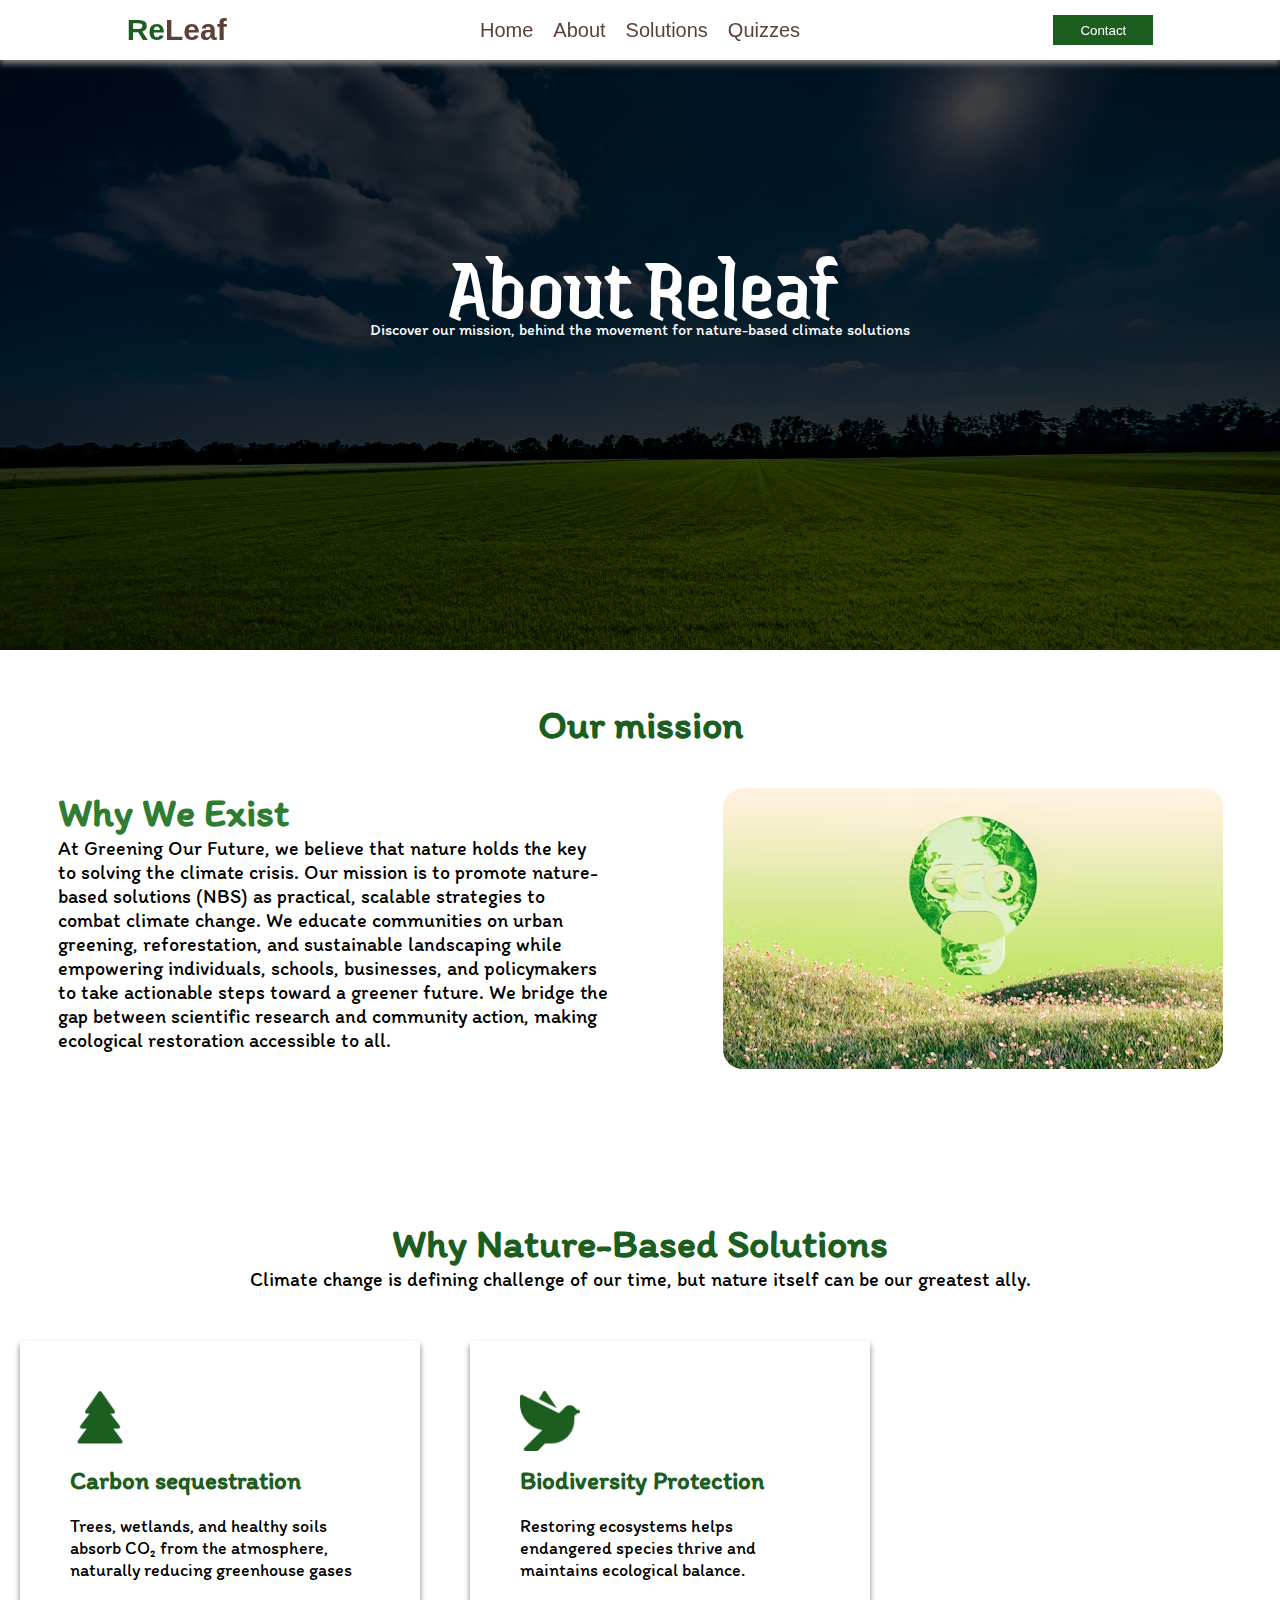
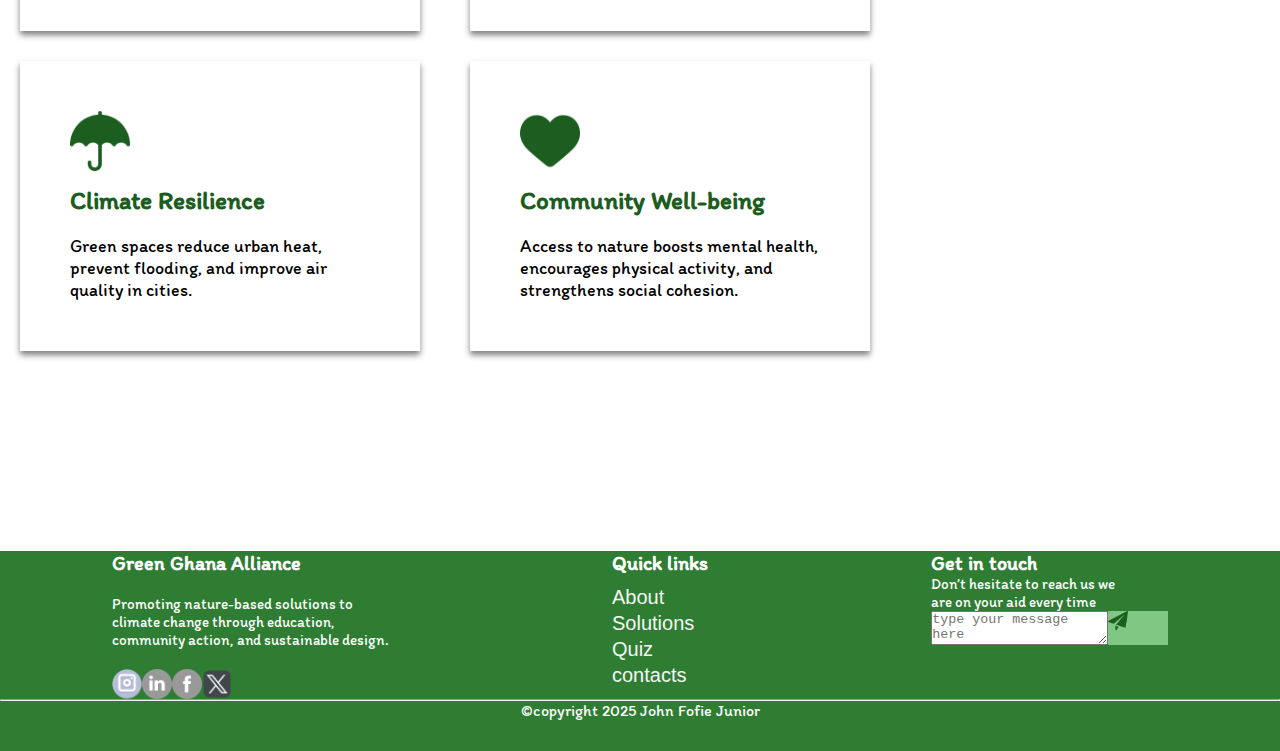
<file: about.html>
<!DOCTYPE html>
<html lang="en">
<head>
    <meta charset="UTF-8">
    <meta name="viewport" content="width=device-width, initial-scale=1.0">
    <link rel="preconnect" href="https://fonts.googleapis.com">
<link rel="preconnect" href="https://fonts.gstatic.com" crossorigin>
<link rel="preconnect" href="https://fonts.googleapis.com">
<link rel="preconnect" href="https://fonts.gstatic.com" crossorigin>
<link href="https://fonts.googleapis.com/css2?family=Dancing+Script:wght@400..700&family=Imperial+Script&family=Itim&family=Jaini+Purva&family=Jersey+10&family=Noto+Sans+Batak&family=Oswald:wght@331&family=Playwrite+IN:wght@100..400&family=Roboto:ital,wght@0,100..900;1,100..900&family=Satisfy&family=Smooch+Sans:wght@100..900&family=Yellowtail&display=swap" rel="stylesheet">   
<link rel="stylesheet" href="about.css">
<link rel="stylesheet" href="/media.css">
<title>About Green Alliance</title>
</head>
<body>
  
<section class="intro">
    <header>
        <div class="logo"><a href=""><span>Re</span>Leaf</a></div>
        <nav>
            <ul>
                <li><a href="/index.html">Home</a></li>
                <li><a href="/about.html">About</a></li>
                <li><a href="/solutions.html">Solutions</a></li>
                <li><a href="/quiz.html">Quizzes</a></li>
            </ul>
        </nav>
        <button><a href="/contact.html">Contact</a></button>
        <div class="hamburger">
            <i class="fa-solid fa-bars fa-rotate-by"style="color: #1b5e20; --fa-rotate-angle: 15e20deg;"></i>
        </div>
    </header>
    <div class="text">
        <h3>About Releaf</h3>
        <p>Discover our mission, behind the movement for nature-based climate solutions</p>
    </div>
</section>
   
    <section class="mission">
       <div class="intro-message"> <h4>Our mission</h4></div>
        <div class="big-box">
            <div class="note">
        <h4>Why We Exist </h4>
        <p>

            At Greening Our Future, we believe that nature holds the key to solving the 
            climate crisis. Our mission is to promote nature-based solutions (NBS) as 
            practical, scalable strategies to combat climate change.

        We educate communities on urban greening, reforestation, and 
        sustainable landscaping while empowering individuals, schools, businesses, and 
        policymakers to take actionable steps toward a greener future.
        We bridge the gap between scientific research and community action, making 
        ecological restoration accessible to all.
        </p>
            </div>
            <img src="/imgss/mission.avif" alt="">
        </div>
    </section>
    <section class="why">
        <div class="intro-message">
            <h4>Why Nature-Based Solutions</h4>
           <p>Climate change is defining challenge of our time, but nature itself can be our greatest ally.</p> 
        </div>

    <div class="main-container">
        <div class="sub">
            <img src="/imgss/christmas-tree.png" alt="">
            <h4>Carbon sequestration</h4>
            <p>Trees, wetlands, and healthy soils absorb CO₂ from the atmosphere, naturally reducing greenhouse gases</p>
        </div>
        <div class="sub">
            <img src="/imgss/dove.png" alt="">
            <h4>Biodiversity Protection</h4>
            <p>Restoring ecosystems helps endangered species thrive and maintains ecological balance.</p>
        </div>
        <div class="sub">
            <img src="/imgss/umbrella.png" alt="">
            <h4>Climate Resilience</h4>
            <p>Green spaces reduce urban heat, prevent flooding, and improve air quality in cities.</p>
        </div>
        <div class="sub">
            <img src="/imgss/heart.png" alt="">
            <h4>Community Well-being</h4>
            <p>Access to nature boosts mental health, encourages physical activity, and strengthens social cohesion.</p>
        </div>
    </div>        
    </section>
    <footer>
        <div class="bigger">
            <div class="desc">
                <a href="/index.html"> <h3>Green Ghana Alliance</h3></a>
            
                <p>Promoting nature-based solutions to 
                    <br>climate change through education, 
                    <br>community action, and sustainable 
                    design.</p>
                    <div class="soc">
                        <img src="/imgss/instagram.png" alt="">
                        <img src="/imgss/linkedIn.png" alt="">
                        <img src="/imgss/facebook.png" alt="">
                        <img src="/imgss/twitter.png" alt="">
                    </div>
            </div>
            <div class="quick">
                <nav>
                    <h3>Quick links</h3>
                    <ul>
                        <!-- <li><a href="">Home</a></li> -->
                        <li><a href="/about.html">About</a></li>
                        <li><a href="/solutions.html">Solutions</a></li>
                        <li><a href="/quiz.html">Quiz</a></li>
                        <li><a href="/contact.html">contacts</a></li>
                    </ul>
                </nav> 
            </div>
            <div class="send">
                <h3>Get in touch</h3>
                <p>
                    Don’t hesitate to reach us we <br>are on your aid every time 
                </p>
                <div class="two">
                    <textarea name="" id="" placeholder="type your message here"></textarea>
                    <div class="plane"><img src="/imgss/paper-plane.png" alt=""></div>
                </div>
            </div>
        </div>
        <hr>
        <div class="COPY">&COPY;copyright 2025 John Fofie Junior</div>
    </footer>
</body>
</html>
</file>
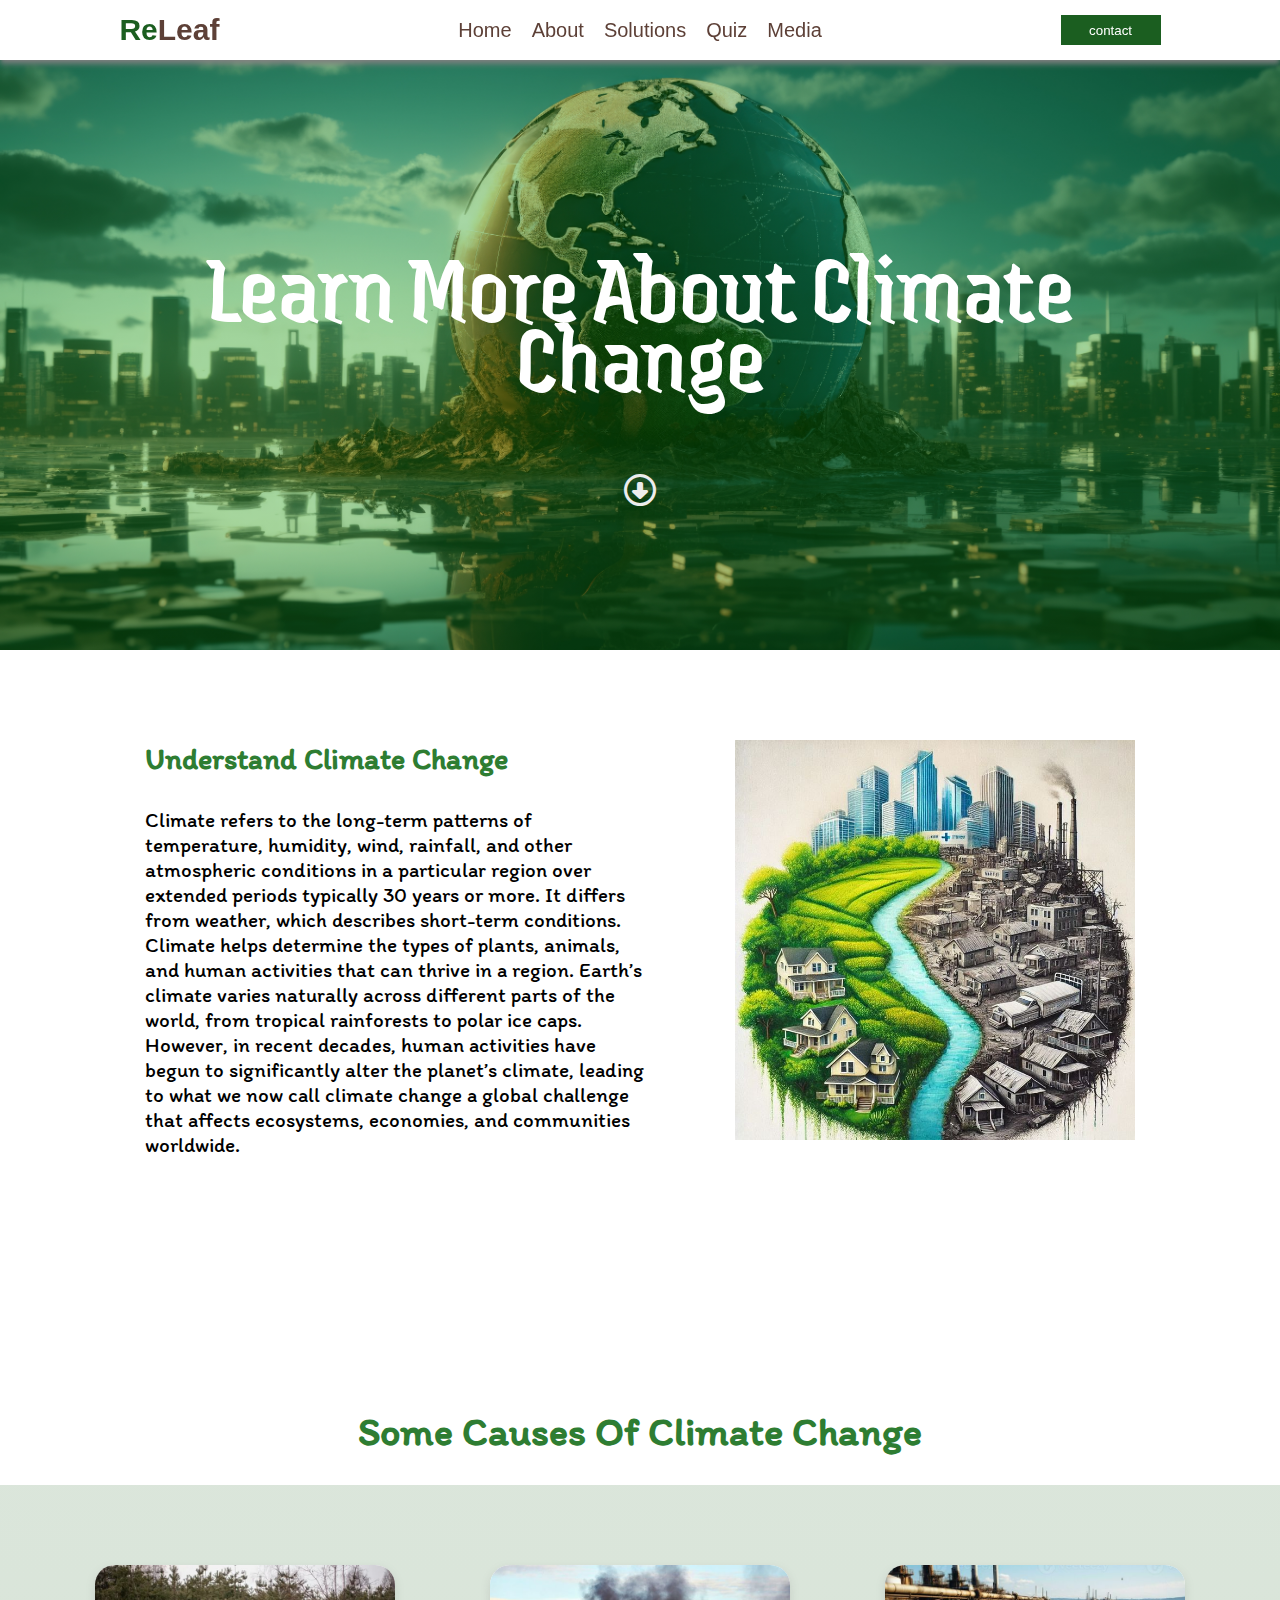
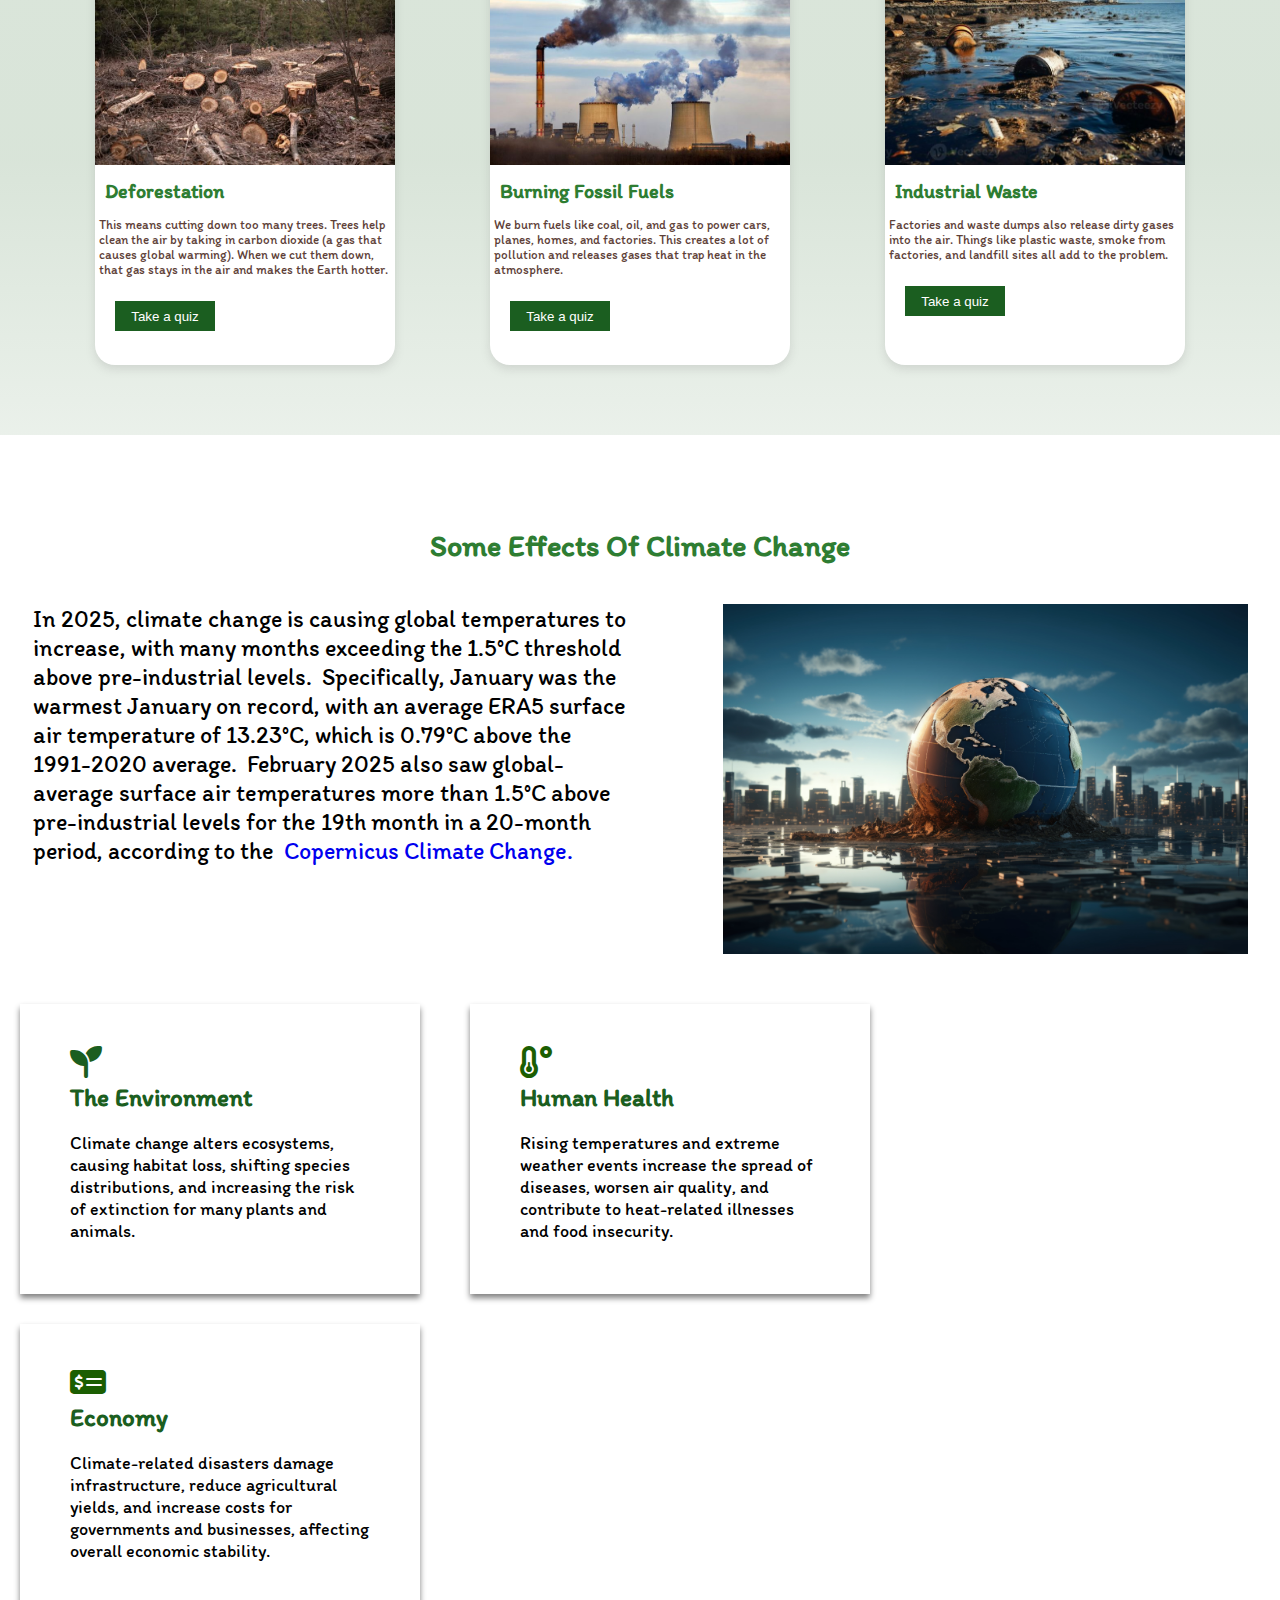
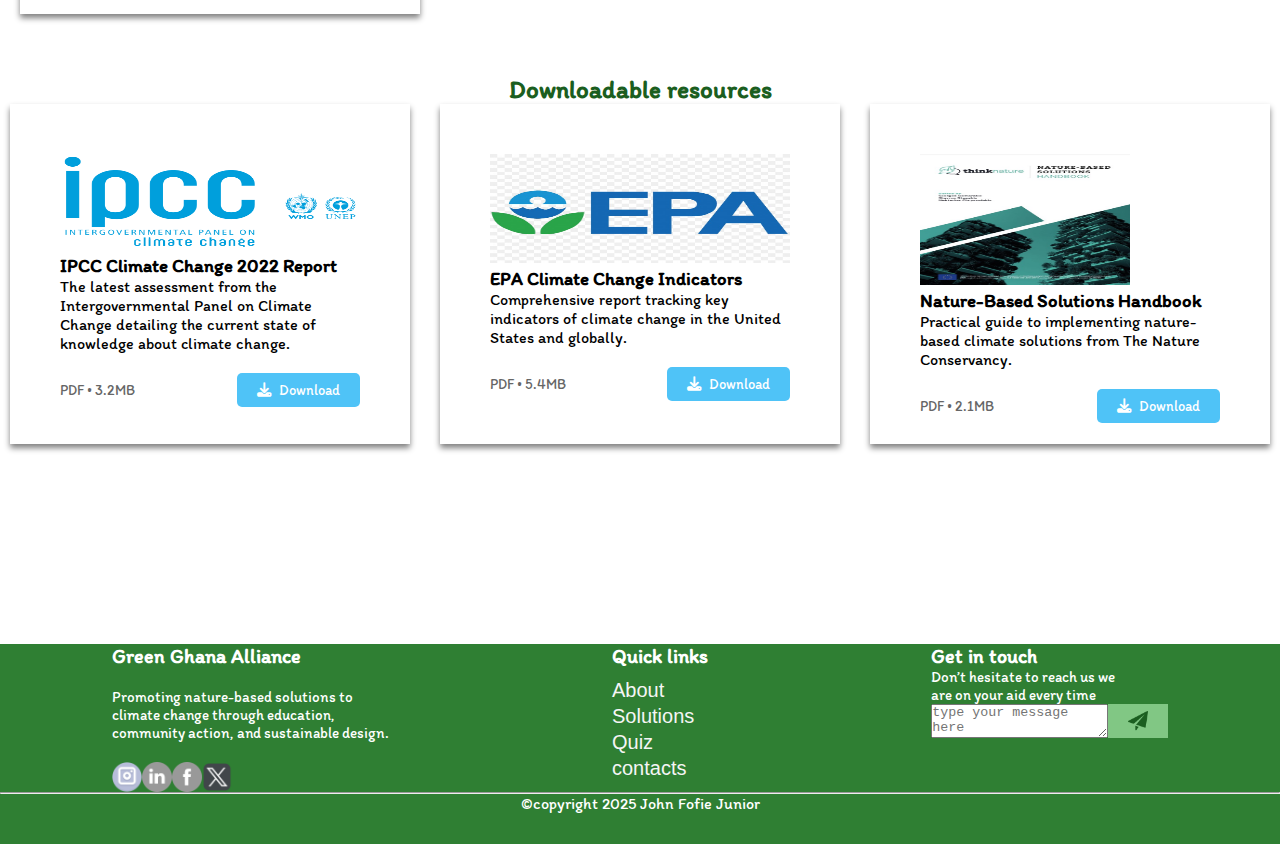
<file: learn.html>
<!DOCTYPE html>
<html lang="en">
<head>
    <meta charset="UTF-8">
    <meta name="viewport" content="width=device-width, initial-scale=1.0">
    <title>Learn/Green Ghana Alliance</title>
    <link rel="stylesheet" href="learn.css">
    <link rel="stylesheet" href="https://cdnjs.cloudflare.com/ajax/libs/font-awesome/6.7.2/css/all.min.css" integrity="sha512-Evv84Mr4kqVGRNSgIGL/F/aIDqQb7xQ2vcrdIwxfjThSH8CSR7PBEakCr51Ck+w+/U6swU2Im1vVX0SVk9ABhg==" crossorigin="anonymous" referrerpolicy="no-referrer" />
    <link rel="stylesheet" href="https://cdnjs.cloudflare.com/ajax/libs/font-awesome/6.7.2/css/all.min.css" integrity="sha512-Evv84Mr4kqVGRNSgIGL/F/aIDqQb7xQ2vcrdIwxfjThSH8CSR7PBEakCr51Ck+w+/U6swU2Im1vVX0SVk9ABhg==" crossorigin="anonymous" referrerpolicy="no-referrer" />
    <link rel="preconnect" href="https://fonts.googleapis.com">
<link rel="preconnect" href="https://fonts.gstatic.com" crossorigin>
<link rel="preconnect" href="https://fonts.googleapis.com">
<link rel="preconnect" href="https://fonts.gstatic.com" crossorigin>
<link href="https://fonts.googleapis.com/css2?family=Dancing+Script:wght@400..700&family=Imperial+Script&family=Itim&family=Jaini+Purva&family=Jersey+10&family=Noto+Sans+Batak&family=Oswald:wght@331&family=Playwrite+IN:wght@100..400&family=Roboto:ital,wght@0,100..900;1,100..900&family=Satisfy&family=Smooch+Sans:wght@100..900&family=Yellowtail&display=swap" rel="stylesheet">   
<link rel="stylesheet" href="/media.css">

</head>
<body>
   <section class="intro">
    <header>
        <div class="logo"><a href="/index.html"><span>Re</span>Leaf</a></div>
        <nav>
            <ul>
                <li><a href="/index.html">Home</a></li>
                <li><a href="/about.html">About</a></li>
                <li><a href="/solutions.html">Solutions</a></li>
                <li><a href="/quiz.html">Quiz</a></li>
                <li><a href="/videos.html">Media</a></li>
            </ul>
        </nav>
        <button><a href="/contact.html">contact</a></button>
        <div class="hamburger">
                <div class="bar"></div>
                <div class="bar"></div>
                <div class="bar"></div>
            </div> 
    </header> 
   
        <div class="text">
            <h4>Learn More About Climate <br>Change</h4>
            <a href="#under"><i class="fa-regular fa-circle-down fa-beat fa-2xl" style="color: #ededed;"></i></a>

        </div>
  </section>  
  <section class="understand" id="under">
<div class="division">
   
    <div class="note">
         <h3>Understand Climate Change</h3>
        <p>
            Climate refers to the long-term patterns of temperature, humidity, wind, rainfall, and other atmospheric conditions in a particular region over extended periods typically 30 years or more. 
            It differs from weather, which describes short-term conditions. Climate helps 
            determine the types of plants, animals, and human activities that can thrive in a region.
             Earth’s climate varies naturally across different parts of the world, from tropical rainforests to polar ice caps. However, in recent decades, human activities have begun to significantly 
             alter the planet’s climate, leading to what we now call climate change a global challenge that affects ecosystems, economies, and communities worldwide.
        </p>
        
    </div>
    <img src="/imgss/William Search  (@pocketp_ai).jpg" alt="">
</div>
  </section>
  <section class="three">
    <h3>Some Causes Of Climate Change </h3>
    <div class="container">
     <div class="items">
            <img src="/imgss/Vol de bois _ un trafic illégal qui menace les propriétaires.jpg" alt="">
            <h4>Deforestation</h4>
            <p>
               This means cutting down too many trees. 
               Trees help clean the air by taking in carbon dioxide (a gas that causes global warming). 
               When we cut them down, that gas stays in the air and makes the Earth hotter.
            </p>
            <button><a href="quiz.html">Take a quiz</a></button>
        </div>
        <div class="items">
            <img src="/imgss/fossil fuel.jpg">
            <h4>Burning Fossil Fuels</h4>
            <p>
             We burn fuels like coal, oil, and gas to power cars, planes, homes, and factories.
              This creates a lot of pollution and releases gases that trap heat in the atmosphere.</p>
            <button><a href="quiz.html">Take a quiz</a></button>
        </div>
        <div class="items">
            <img src="/imgss/industrial waste.jpg" alt="">
            <h4>Industrial Waste</h4>
            <p>
            Factories and waste dumps also release dirty gases into the air. 
            Things like plastic waste, smoke from factories, 
            and landfill sites all add to the problem.</p>
            <button><a href="quiz.html">Take a quiz</a></button>
        </div>
      
  </section>
    <section class="effects">
        <h3>Some Effects Of Climate Change</h3>    
        <div class="both">
            <p>
                In 2025, climate change is causing global temperatures to increase, 
                with many months exceeding the 1.5°C threshold above pre-industrial levels. 
                Specifically, January was the warmest January on record, with an average ERA5 
                surface air temperature of 13.23°C, which is 0.79°C above the 1991-2020 average.
                 February 2025 also saw global-average surface air temperatures more than 1.5°C above pre-industrial levels
                 for the 19th month in a 20-month period, according to the <a href="climate.copernicus.eu%2Fsurface-air-temperature-february-2025"> Copernicus Climate Change.</a> 

            </p>
            <img src="/imgss/photorealistic-earth-planet.jpg" alt="">
            </div>
            <div class="main-container">
                <div class="sub">
                    <i class="fa-solid fa-seedling fa-2xl" style="color: #1b5e20;"></i>
                        <h4>The Environment</h4>
                            <p>Climate change alters ecosystems, causing habitat loss, shifting species distributions, and increasing the risk of extinction for many plants and animals.</p>
                    </div>
                     <div class="sub">
                    <i class="fa-solid fa-temperature-low fa-2xl" style="color: #1b5e02;"></i>
                        <h4>Human Health</h4>
                            <p>Rising temperatures and extreme weather events increase the spread of diseases, worsen air quality, and contribute to heat-related illnesses and food insecurity.</p>
                    </div>
                     <div class="sub">
                    <i class="fa-solid fa-money-check-dollar fa-2xl" style="color: #1b5e02;"></i>
                        <h4>Economy</h4>
                            <p>Climate-related disasters damage infrastructure, reduce agricultural yields, and increase costs for governments and businesses, affecting overall economic stability.</p>
                    </div>
            </div>
        </section>
        <section class="download">
            <h4>Downloadable resources</h4>
            <div class="main-card">
                <div class="card">
                    <div class="top">
                        <img src="/imgss/ipcc.png" alt="" height="70px">
                        <h3>IPCC Climate Change 2022 Report</h3>
                    <p>The latest assessment from the Intergovernmental Panel on Climate Change detailing the current state of knowledge about climate change.</p>
                    
                  <div class="resource-meta">
                        <span class="resource-size">PDF • 3.2MB</span>
                        <a href="https://www.ipcc.ch/report/ar6/wg3/downloads/report/IPCC_AR6_WGIII_Full_Report.pdf" class="download-btn" download>
                            <i class="fas fa-download"></i> Download
                        </a>
                    </div>
      
                    
                    </div>
                </div>
                  <div class="main-card">
                <div class="card">
                    <div class="top">
                        <img src="/imgss/EPA.jpg" alt="">
                        <h3>EPA Climate Change Indicators</h3>
                   <p>Comprehensive report tracking key indicators of climate change in the United States and globally.</p>
                     
                  <div class="resource-meta">
                        <span class="resource-size">PDF • 5.4MB</span>
                        <a href="https://www.epa.gov/sites/default/files/2021-04/documents/climate_indicators_2021.pdf" class="download-btn" download>
                            <i class="fas fa-download"></i> Download
                        </a>
                    </div>
      
                    
                    </div>
                </div>
                  <div class="main-card">
                <div class="card" id='last'>
                    <div class="top">
                        <img src="/imgss/ThinknatureNature-BasedSolutionsHandbook.jpg" alt=""width:50% height:30%>
                        <h3>Nature-Based Solutions Handbook</h3>
                    <p>Practical guide to implementing nature-based climate solutions from The Nature Conservancy.</p>
                    
                 <div class="resource-meta">
                        <span class="resource-size">PDF • 2.1MB</span>
                        <a href="https://european-dredging.eu/pdf/thinknature_handbook_final_lowres.pdf" class="download-btn" download>
                            <i class="fas fa-download"></i> Download
                        </a>
                    </div>
      
                    
                    </div>
                </div>
            </div>
        </section>
        <footer>
    <div class="bigger">
        <div class="desc">
           <a href="/index.html"> <h3>Green Ghana Alliance</h3></a>
            <p>Promoting nature-based solutions to 
                <br>climate change through education, 
                <br>community action, and sustainable 
                design.</p>
                <div class="soc">
                    <img src="/imgss/instagram.png" alt="">
                    <img src="/imgss/linkedIn.png" alt="">
                    <img src="/imgss/facebook.png" alt="">
                    <img src="/imgss/twitter.png" alt="">
                </div>
        </div>
        <div class="quick">
            <nav>
                <h3>Quick links</h3>
                <ul>
                    <!-- <li><a href="">Home</a></li> -->
                    <li><a href="/about.html">About</a></li>
                    <li><a href="/solutions.html">Solutions</a></li>
                    <li><a href="/quiz.html">Quiz</a></li>
                    <li><a href="/contact.html">contacts</a></li>
                </ul>
            </nav> 
        </div>
        <div class="send">
            <h3>Get in touch</h3>
            <p>
                Don’t hesitate to reach us we <br>are on your aid every time 
            </p>
            <div class="two">
                <textarea name="" id="" placeholder="type your message here"></textarea>
                <div class="plane"><img src="/imgss/paper-plane.png" alt=""></div>
            </div>
        </div>
    </div>
    <hr>
    <div class="COPY">&COPY;copyright 2025 John Fofie Junior</div>
</footer>
</body>
<script>
  
    const hamburger = document.querySelector('.hamburger');
    const nav = document.querySelector('nav');
    
    hamburger.addEventListener('click', function() {
        hamburger.classList.toggle('active');
        nav.classList.toggle('active');
    });

    // Close mobile menu when clicking a nav link
    const navLinks = document.querySelectorAll('nav ul li a');
    navLinks.forEach(link => {
        link.addEventListener('click', function() {
            if (window.innerWidth <= 768) {
                hamburger.classList.remove('active');
                nav.classList.remove('active');
            }
        });
    });

    // Smooth scrolling for anchor links
    document.querySelectorAll('a[href^="#"]').forEach(anchor => {
        anchor.addEventListener('click', function(e) {
            e.preventDefault();
            
            const targetId = this.getAttribute('href');
            const targetElement = document.querySelector(targetId);
            
            if (targetElement) {
                window.scrollTo({
                    top: targetElement.offsetTop - 70,
                    behavior: 'smooth'
                });
            }
        });
    });
    </script>
</html>
</file>
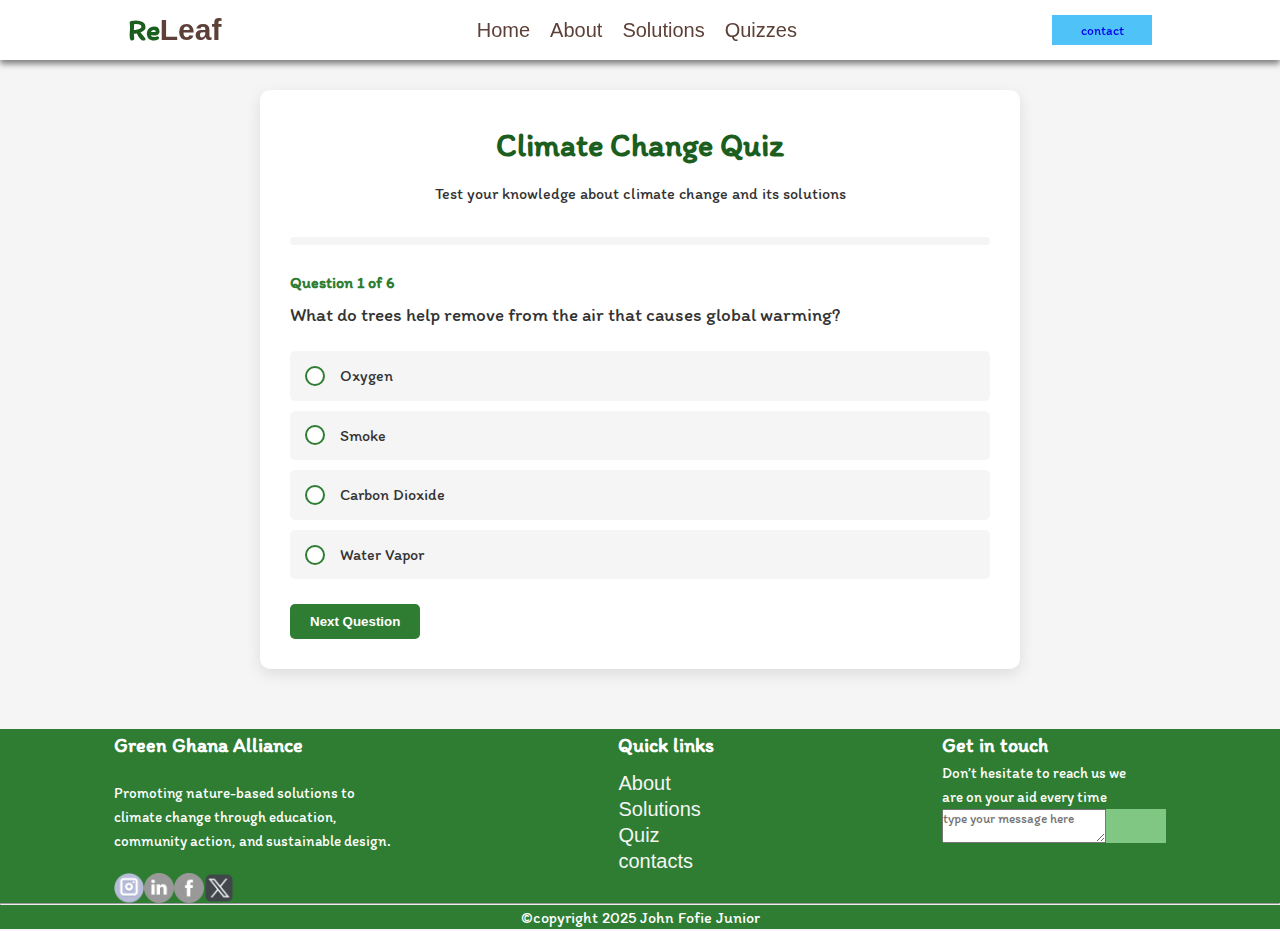
<file: quiz.html>
<!DOCTYPE html>
<html lang="en">
<head>
    <meta charset="UTF-8">
    <meta name="viewport" content="width=device-width, initial-scale=1.0">
    <title>Climate Change Quiz | Greening Our Future</title>
    <link rel="stylesheet" href="https://cdnjs.cloudflare.com/ajax/libs/font-awesome/6.0.0/css/all.min.css">
        <link rel="stylesheet" href="https://cdnjs.cloudflare.com/ajax/libs/font-awesome/6.7.2/css/all.min.css" integrity="sha512-Evv84Mr4kqVGRNSgIGL/F/aIDqQb7xQ2vcrdIwxfjThSH8CSR7PBEakCr51Ck+w+/U6swU2Im1vVX0SVk9ABhg==" crossorigin="anonymous" referrerpolicy="no-referrer" />
    <link rel="preconnect" href="https://fonts.googleapis.com">
<link rel="preconnect" href="https://fonts.gstatic.com" crossorigin>
<link rel="preconnect" href="https://fonts.googleapis.com">
<link rel="preconnect" href="https://fonts.gstatic.com" crossorigin>
<link href="https://fonts.googleapis.com/css2?family=Dancing+Script:wght@400..700&family=Imperial+Script&family=Itim&family=Jaini+Purva&family=Jersey+10&family=Noto+Sans+Batak&family=Oswald:wght@331&family=Playwrite+IN:wght@100..400&family=Roboto:ital,wght@0,100..900;1,100..900&family=Satisfy&family=Smooch+Sans:wght@100..900&family=Yellowtail&display=swap" rel="stylesheet">   

    <link rel="stylesheet" href="quiz.css">
    <link rel="stylesheet" href="media.css">
   
</head>
<body>
    <header>
        <div class="logo"><a href=""><span>Re</span>Leaf</a></div>
        <nav>
            <ul>
                <li><a href="/index.html">Home</a></li>
                <li><a href="/about.html">About</a></li>
                <li><a href="/solutions.html">Solutions</a></li>
                <li><a href="">Quizzes</a></li>
            </ul>
        </nav>
        <button><a href="/contact.html">contact</a></button>
        <div class="hamburger">
            <i class="fa-solid fa-bars fa-rotate-by"style="color: #1b5e20; --fa-rotate-angle: 15e20deg;"></i>
        </div>
    </header>
    
    <div class="container">
        <div class="quiz-container">
            <div class="quiz-header">
                <h1>Climate Change Quiz</h1>
                <p>Test your knowledge about climate change and its solutions</p>
            </div>
            
            <div class="quiz-progress">
                <div class="progress-bar" id="progress-bar"></div>
            </div>
            
            <!-- Question 1 -->
            <div class="question-container" id="question-1">
                <div class="question-number">Question 1 of 6</div>
                <div class="question-text">What do trees help remove from the air that causes global warming?</div>
                <div class="options">
                    <label class="option">
                        <input type="radio" name="q1" value="a">
                        <span class="checkmark"></span>
                        Oxygen
                    </label>
                    <label class="option">
                        <input type="radio" name="q1" value="b">
                        <span class="checkmark"></span>
                        Smoke
                    </label>
                    <label class="option">
                        <input type="radio" name="q1" value="c">
                        <span class="checkmark"></span>
                        Carbon Dioxide
                    </label>
                    <label class="option">
                        <input type="radio" name="q1" value="d">
                        <span class="checkmark"></span>
                        Water Vapor
                    </label>
                </div>
                <div class="feedback" id="feedback-1">
                    <p><i class="fas fa-check-circle"></i> <span id="feedback-text-1"></span></p>
                </div>
                <div class="quiz-navigation">
                    <button class="btn" id="next-1">Next Question</button>
                </div>
            </div>
            
            <!-- Question 2 -->
            <div class="question-container" id="question-2">
                <div class="question-number">Question 2 of 6</div>
                <div class="question-text">What is deforestation?</div>
                <div class="options">
                    <label class="option">
                        <input type="radio" name="q2" value="a">
                        <span class="checkmark"></span>
                        Planting new trees
                    </label>
                    <label class="option">
                        <input type="radio" name="q2" value="b">
                        <span class="checkmark"></span>
                        Cutting down lots of trees
                    </label>
                    <label class="option">
                        <input type="radio" name="q2" value="c">
                        <span class="checkmark"></span>
                        Building houses
                    </label>
                    <label class="option">
                        <input type="radio" name="q2" value="d">
                        <span class="checkmark"></span>
                        Cleaning forests
                    </label>
                </div>
                <div class="feedback" id="feedback-2">
                    <p><i class="fas fa-check-circle"></i> <span id="feedback-text-2"></span></p>
                </div>
                <div class="quiz-navigation">
                    <button class="btn btn-outline" id="prev-2">Previous</button>
                    <button class="btn" id="next-2">Next Question</button>
                </div>
            </div>
            
            <!-- Question 3 -->
            <div class="question-container" id="question-3">
                <div class="question-number">Question 3 of 6</div>
                <div class="question-text">Which of these is a fossil fuel?</div>
                <div class="options">
                    <label class="option">
                        <input type="radio" name="q3" value="a">
                        <span class="checkmark"></span>
                        Solar power
                    </label>
                    <label class="option">
                        <input type="radio" name="q3" value="b">
                        <span class="checkmark"></span>
                        Wind energy
                    </label>
                    <label class="option">
                        <input type="radio" name="q3" value="c">
                        <span class="checkmark"></span>
                        Coal
                    </label>
                    <label class="option">
                        <input type="radio" name="q3" value="d">
                        <span class="checkmark"></span>
                        Rainwater
                    </label>
                </div>
                <div class="feedback" id="feedback-3">
                    <p><i class="fas fa-check-circle"></i> <span id="feedback-text-3"></span></p>
                </div>
                <div class="quiz-navigation">
                    <button class="btn btn-outline" id="prev-3">Previous</button>
                    <button class="btn" id="next-3">Next Question</button>
                </div>
            </div>
            
            <!-- Question 4 -->
            <div class="question-container" id="question-4">
                <div class="question-number">Question 4 of 6</div>
                <div class="question-text">How does burning fossil fuels affect the Earth?</div>
                <div class="options">
                    <label class="option">
                        <input type="radio" name="q4" value="a">
                        <span class="checkmark"></span>
                        It cools the planet
                    </label>
                    <label class="option">
                        <input type="radio" name="q4" value="b">
                        <span class="checkmark"></span>
                        It cleans the air
                    </label>
                    <label class="option">
                        <input type="radio" name="q4" value="c">
                        <span class="checkmark"></span>
                        It adds gases that trap heat
                    </label>
                    <label class="option">
                        <input type="radio" name="q4" value="d">
                        <span class="checkmark"></span>
                        It stops climate change
                    </label>
                </div>
                <div class="feedback" id="feedback-4">
                    <p><i class="fas fa-check-circle"></i> <span id="feedback-text-4"></span></p>
                </div>
                <div class="quiz-navigation">
                    <button class="btn btn-outline" id="prev-4">Previous</button>
                    <button class="btn" id="next-4">Next Question</button>
                </div>
            </div>
            
            <!-- Question 5 -->
            <div class="question-container" id="question-5">
                <div class="question-number">Question 5 of 6</div>
                <div class="question-text">What types of places release dirty gases through waste and smoke?</div>
                <div class="options">
                    <label class="option">
                        <input type="radio" name="q5" value="a">
                        <span class="checkmark"></span>
                        Schools
                    </label>
                    <label class="option">
                        <input type="radio" name="q5" value="b">
                        <span class="checkmark"></span>
                        Parks
                    </label>
                    <label class="option">
                        <input type="radio" name="q5" value="c">
                        <span class="checkmark"></span>
                        Factories and landfills
                    </label>
                    <label class="option">
                        <input type="radio" name="q5" value="d">
                        <span class="checkmark"></span>
                        Libraries
                    </label>
                </div>
                <div class="feedback" id="feedback-5">
                    <p><i class="fas fa-check-circle"></i> <span id="feedback-text-5"></span></p>
                </div>
                <div class="quiz-navigation">
                    <button class="btn btn-outline" id="prev-5">Previous</button>
                    <button class="btn" id="next-5">Next Question</button>
                </div>
            </div>
            
            <!-- Question 6 -->
            <div class="question-container" id="question-6">
                <div class="question-number">Question 6 of 6</div>
                <div class="question-text">Why is climate change a problem?</div>
                <div class="options">
                    <label class="option">
                        <input type="radio" name="q6" value="a">
                        <span class="checkmark"></span>
                        It helps plants grow faster
                    </label>
                    <label class="option">
                        <input type="radio" name="q6" value="b">
                        <span class="checkmark"></span>
                        It causes extreme weather and rising sea levels
                    </label>
                    <label class="option">
                        <input type="radio" name="q6" value="c">
                        <span class="checkmark"></span>
                        It makes the Earth stronger
                    </label>
                    <label class="option">
                        <input type="radio" name="q6" value="d">
                        <span class="checkmark"></span>
                        It keeps the air clean
                    </label>
                </div>
                <div class="feedback" id="feedback-6">
                    <p><i class="fas fa-check-circle"></i> <span id="feedback-text-6"></span></p>
                </div>
                <div class="quiz-navigation">
                    <button class="btn btn-outline" id="prev-6">Previous</button>
                    <button class="btn" id="submit-quiz">See Results</button>
                </div>
            </div>
            
            <!-- Results Section -->
            <div class="results-container" id="results-container">
                <h2>Your Quiz Results</h2>
                <div class="score-circle">
                    <div class="score" id="score">0%</div>
                </div>
                <p class="result-message" id="result-message"></p>
                
                <div class="answers-review">
                    <h3>Review Your Answers:</h3>
                    <div class="answer-item" id="answer-1">
                        <p class="question-review">1. What do trees help remove from the air that causes global warming?</p>
                        <p class="user-answer">Your answer: <span id="user-answer-1"></span></p>
                        <p class="correct-answer">Correct answer: Carbon Dioxide</p>
                    </div>
                    
                    <div class="answer-item" id="answer-2">
                        <p class="question-review">2. What is deforestation?</p>
                        <p class="user-answer">Your answer: <span id="user-answer-2"></span></p>
                        <p class="correct-answer">Correct answer: Cutting down lots of trees</p>
                    </div>
                    
                    <div class="answer-item" id="answer-3">
                        <p class="question-review">3. Which of these is a fossil fuel?</p>
                        <p class="user-answer">Your answer: <span id="user-answer-3"></span></p>
                        <p class="correct-answer">Correct answer: Coal</p>
                    </div>
                    
                    <div class="answer-item" id="answer-4">
                        <p class="question-review">4. How does burning fossil fuels affect the Earth?</p>
                        <p class="user-answer">Your answer: <span id="user-answer-4"></span></p>
                        <p class="correct-answer">Correct answer: It adds gases that trap heat</p>
                    </div>
                    
                    <div class="answer-item" id="answer-5">
                        <p class="question-review">5. What types of places release dirty gases through waste and smoke?</p>
                        <p class="user-answer">Your answer: <span id="user-answer-5"></span></p>
                        <p class="correct-answer">Correct answer: Factories and landfills</p>
                    </div>
                    
                    <div class="answer-item" id="answer-6">
                        <p class="question-review">6. Why is climate change a problem?</p>
                        <p class="user-answer">Your answer: <span id="user-answer-6"></span></p>
                        <p class="correct-answer">Correct answer: It causes extreme weather and rising sea levels</p>
                    </div>
                </div>
                
                <button class="btn" id="retake-btn">Retake Quiz</button>
            </div>
        </div>
    </div>
    
    <footer>
        <div class="bigger">
            <div class="desc">
<a href="/index.html"> <h3>Green Ghana Alliance</h3></a>
                <p>Promoting nature-based solutions to 
                    <br>climate change through education, 
                    <br>community action, and sustainable 
                    design.</p>
                    <div class="soc">
                        <img src="/imgss/instagram.png" alt="">
                        <img src="/imgss/linkedIn.png" alt="">
                        <img src="/imgss/facebook.png" alt="">
                        <img src="/imgss/twitter.png" alt="">
                    </div>
            </div>
            <div class="quick">
                <nav>
                    <h3>Quick links</h3>
                    <ul>
                        <!-- <li><a href="">Home</a></li> -->
                        <li><a href="/about.html">About</a></li>
                        <li><a href="/solutions.html">Solutions</a></li>
                        <li><a href="/quiz.html">Quiz</a></li>
                        <li><a href="/contact.html">contacts</a></li>
                    </ul>
                </nav> 
            </div>
            <div class="send">
                <h3>Get in touch</h3>
                <p>
                    Don’t hesitate to reach us we <br>are on your aid every time 
                </p>
                <div class="two">
                    <textarea name="" id="" placeholder="type your message here"></textarea>
                    <div class="plane"></div>
                </div>
            </div>
        </div>
        <hr>
        <div class="COPY">&COPY;copyright 2025 John Fofie Junior</div>
    </footer>
    <script>
        // Quiz Data with Answers and Explanations
        const quizData = [
            {
                question: "What do trees help remove from the air that causes global warming?",
                options: ["Oxygen", "Smoke", "Carbon Dioxide", "Water Vapor"],
                correct: 2, // Carbon Dioxide
                feedback: "Correct! Trees absorb carbon dioxide (CO₂) from the atmosphere during photosynthesis, which helps reduce greenhouse gases that cause global warming."
            },
            {
                question: "What is deforestation?",
                options: ["Planting new trees", "Cutting down lots of trees", "Building houses", "Cleaning forests"],
                correct: 1, // Cutting down lots of trees
                feedback: "That's right! Deforestation means the large-scale removal of trees, which is a major contributor to climate change because trees store carbon."
            },
            {
                question: "Which of these is a fossil fuel?",
                options: ["Solar power", "Wind energy", "Coal", "Rainwater"],
                correct: 2, // Coal
                feedback: "Correct! Coal is a fossil fuel formed from ancient plants. When burned, it releases carbon dioxide that was stored underground for millions of years."
            },
            {
                question: "How does burning fossil fuels affect the Earth?",
                options: ["It cools the planet", "It cleans the air", "It adds gases that trap heat", "It stops climate change"],
                correct: 2, // It adds gases that trap heat
                feedback: "Exactly! Burning fossil fuels releases greenhouse gases like CO₂ that trap heat in the atmosphere, causing global temperatures to rise."
            },
            {
                question: "What types of places release dirty gases through waste and smoke?",
                options: ["Schools", "Parks", "Factories and landfills", "Libraries"],
                correct: 2, // Factories and landfills
                feedback: "Correct! Factories burning fossil fuels and landfills releasing methane are major sources of greenhouse gas emissions."
            },
            {
                question: "Why is climate change a problem?",
                options: [
                    "It helps plants grow faster",
                    "It causes extreme weather and rising sea levels",
                    "It makes the Earth stronger",
                    "It keeps the air clean"
                ],
                correct: 1, // It causes extreme weather and rising sea levels
                feedback: "That's right! Climate change leads to more intense storms, droughts, heatwaves, and melting ice caps that raise sea levels."
            }
        ];

        // DOM Elements
        const progressBar = document.getElementById('progress-bar');
        const questionContainers = document.querySelectorAll('.question-container');
        const resultsContainer = document.getElementById('results-container');
        const scoreElement = document.getElementById('score');
        const resultMessage = document.getElementById('result-message');
        const retakeBtn = document.getElementById('retake-btn');

        // Quiz State
        let currentQuestion = 0;
        let userAnswers = Array(quizData.length).fill(null);
        let score = 0;

        // Initialize Quiz
        function initQuiz() {
            // Show first question
            questionContainers.forEach(container => {
                container.style.display = 'none';
            });
            questionContainers[0].style.display = 'block';
            
            // Reset state
            currentQuestion = 0;
            userAnswers = Array(quizData.length).fill(null);
            score = 0;
            updateProgressBar();
            
            // Hide results
            resultsContainer.style.display = 'none';
        }

        // Start quiz when page loads
        initQuiz();

        // Update Progress Bar
        function updateProgressBar() {
            const progress = ((currentQuestion) / quizData.length) * 100;
            progressBar.style.width = `${progress}%`;
        }

        // Next Question Buttons
        document.getElementById('next-1').addEventListener('click', () => checkAnswer(0));
        document.getElementById('next-2').addEventListener('click', () => checkAnswer(1));
        document.getElementById('next-3').addEventListener('click', () => checkAnswer(2));
        document.getElementById('next-4').addEventListener('click', () => checkAnswer(3));
        document.getElementById('next-5').addEventListener('click', () => checkAnswer(4));
        document.getElementById('submit-quiz').addEventListener('click', () => checkAnswer(5));

        // Previous Question Buttons
        document.getElementById('prev-2').addEventListener('click', () => navigateToQuestion(0));
        document.getElementById('prev-3').addEventListener('click', () => navigateToQuestion(1));
        document.getElementById('prev-4').addEventListener('click', () => navigateToQuestion(2));
        document.getElementById('prev-5').addEventListener('click', () => navigateToQuestion(3));
        document.getElementById('prev-6').addEventListener('click', () => navigateToQuestion(4));

        // Navigate to Question
        function navigateToQuestion(index) {
            currentQuestion = index;
            showQuestion(currentQuestion);
            updateProgressBar();
        }

        // Show Question
        function showQuestion(index) {
            questionContainers.forEach(container => {
                container.style.display = 'none';
            });
            questionContainers[index].style.display = 'block';
        }

        // Check Answer
        function checkAnswer(questionIndex) {
            const selectedOption = document.querySelector(`input[name="q${questionIndex + 1}"]:checked`);
            
            if (!selectedOption) {
                alert('Please select an answer before proceeding.');
                return;
            }
            
            const answerIndex = selectedOption.value.charCodeAt(0) - 97; // Convert a,b,c,d to 0,1,2,3
            userAnswers[questionIndex] = answerIndex;
            
            // Show feedback
            const feedbackDiv = document.getElementById(`feedback-${questionIndex + 1}`);
            const feedbackText = document.getElementById(`feedback-text-${questionIndex + 1}`);
            
            if (answerIndex === quizData[questionIndex].correct) {
                feedbackDiv.className = 'feedback correct';
                feedbackText.textContent = quizData[questionIndex].feedback;
            } else {
                feedbackDiv.className = 'feedback incorrect';
                feedbackText.textContent = quizData[questionIndex].feedback;
            }
            
            feedbackDiv.style.display = 'block';
            
            // Move to next question or show results
            if (questionIndex < quizData.length - 1) {
                currentQuestion++;
                updateProgressBar();
                setTimeout(() => {
                    showQuestion(currentQuestion);
                    feedbackDiv.style.display = 'none';
                }, 1500);
            } else {
                calculateResults();
            }
        }

        // Calculate Results
        function calculateResults() {
            score = 0;
            for (let i = 0; i < quizData.length; i++) {
                if (userAnswers[i] === quizData[i].correct) {
                    score++;
                }
                
                // Update answer review
                const userAnswerElement = document.getElementById(`user-answer-${i + 1}`);
                if (userAnswers[i] !== null) {
                    userAnswerElement.textContent = quizData[i].options[userAnswers[i]];
                    if (userAnswers[i] === quizData[i].correct) {
                        userAnswerElement.classList.add('correct');
                        userAnswerElement.classList.remove('incorrect');
                    } else {
                        userAnswerElement.classList.add('incorrect');
                        userAnswerElement.classList.remove('correct');
                    }
                } else {
                    userAnswerElement.textContent = "No answer selected";
                    userAnswerElement.classList.add('incorrect');
                }
            }
            
            const percentage = Math.round((score / quizData.length) * 100);
            scoreElement.textContent = `${percentage}%`;
            
            // Custom result message
            if (percentage >= 80) {
                resultMessage.textContent = "Excellent! You have a strong understanding of climate change causes and effects.";
            } else if (percentage >= 50) {
                resultMessage.textContent = "Good job! You know some basics about climate change - keep learning!";
            } else {
                resultMessage.textContent = "Keep studying! Understanding climate change is the first step to helping solve it.";
            }
            
            // Show results
            questionContainers.forEach(container => {
                container.style.display = 'none';
            });
            resultsContainer.style.display = 'block';
        }

        // Retake Quiz
        retakeBtn.addEventListener('click', initQuiz);
    </script>
</body>
</html>
</file>
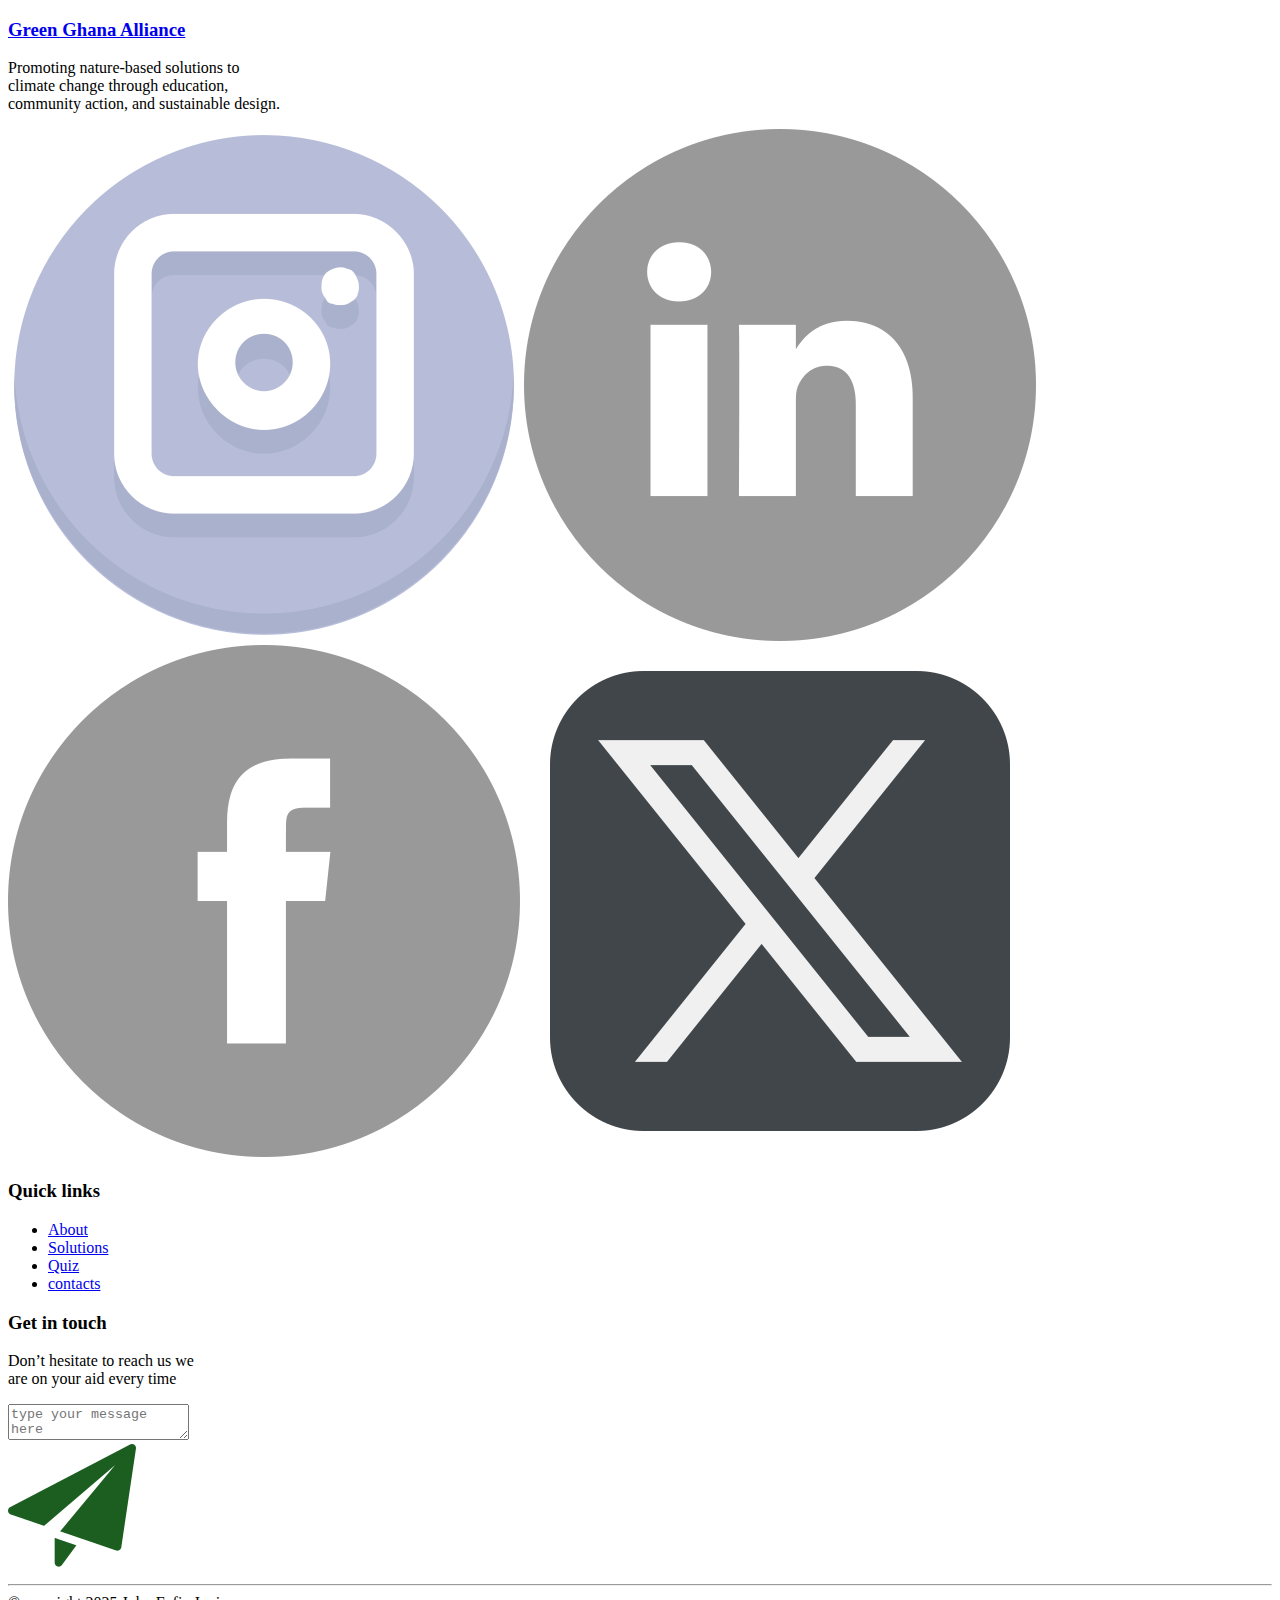
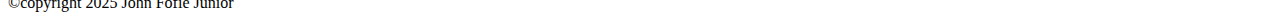
<file: resources.html>
<!DOCTYPE html>
<html lang="en">
<head>
    <meta charset="UTF-8">
    <meta name="viewport" content="width=device-width, initial-scale=1.0">
    <title>Downloadable resources</title>
</head>
<body>
   <footer>
        <div class="bigger">
            <div class="desc">
                <a href="/index.html"> <h3>Green Ghana Alliance</h3></a>
            
                <p>Promoting nature-based solutions to 
                    <br>climate change through education, 
                    <br>community action, and sustainable 
                    design.</p>
                    <div class="soc">
                        <img src="/imgss/instagram.png" alt="">
                        <img src="/imgss/linkedIn.png" alt="">
                        <img src="/imgss/facebook.png" alt="">
                        <img src="/imgss/twitter.png" alt="">
                    </div>
            </div>
            <div class="quick">
                <nav>
                    <h3>Quick links</h3>
                    <ul>
                        <!-- <li><a href="">Home</a></li> -->
                        <li><a href="/about.html">About</a></li>
                        <li><a href="/solutions.html">Solutions</a></li>
                        <li><a href="/quiz.html">Quiz</a></li>
                        <li><a href="/contact.html">contacts</a></li>
                    </ul>
                </nav> 
            </div>
            <div class="send">
                <h3>Get in touch</h3>
                <p>
                    Don’t hesitate to reach us we <br>are on your aid every time 
                </p>
                <div class="two">
                    <textarea name="" id="" placeholder="type your message here"></textarea>
                    <div class="plane"><img src="/imgss/paper-plane.png" alt=""></div>
                </div>
            </div>
        </div>
        <hr>
        <div class="COPY">&COPY;copyright 2025 John Fofie Junior</div>
    </footer>  
</body>
</html>
</file>
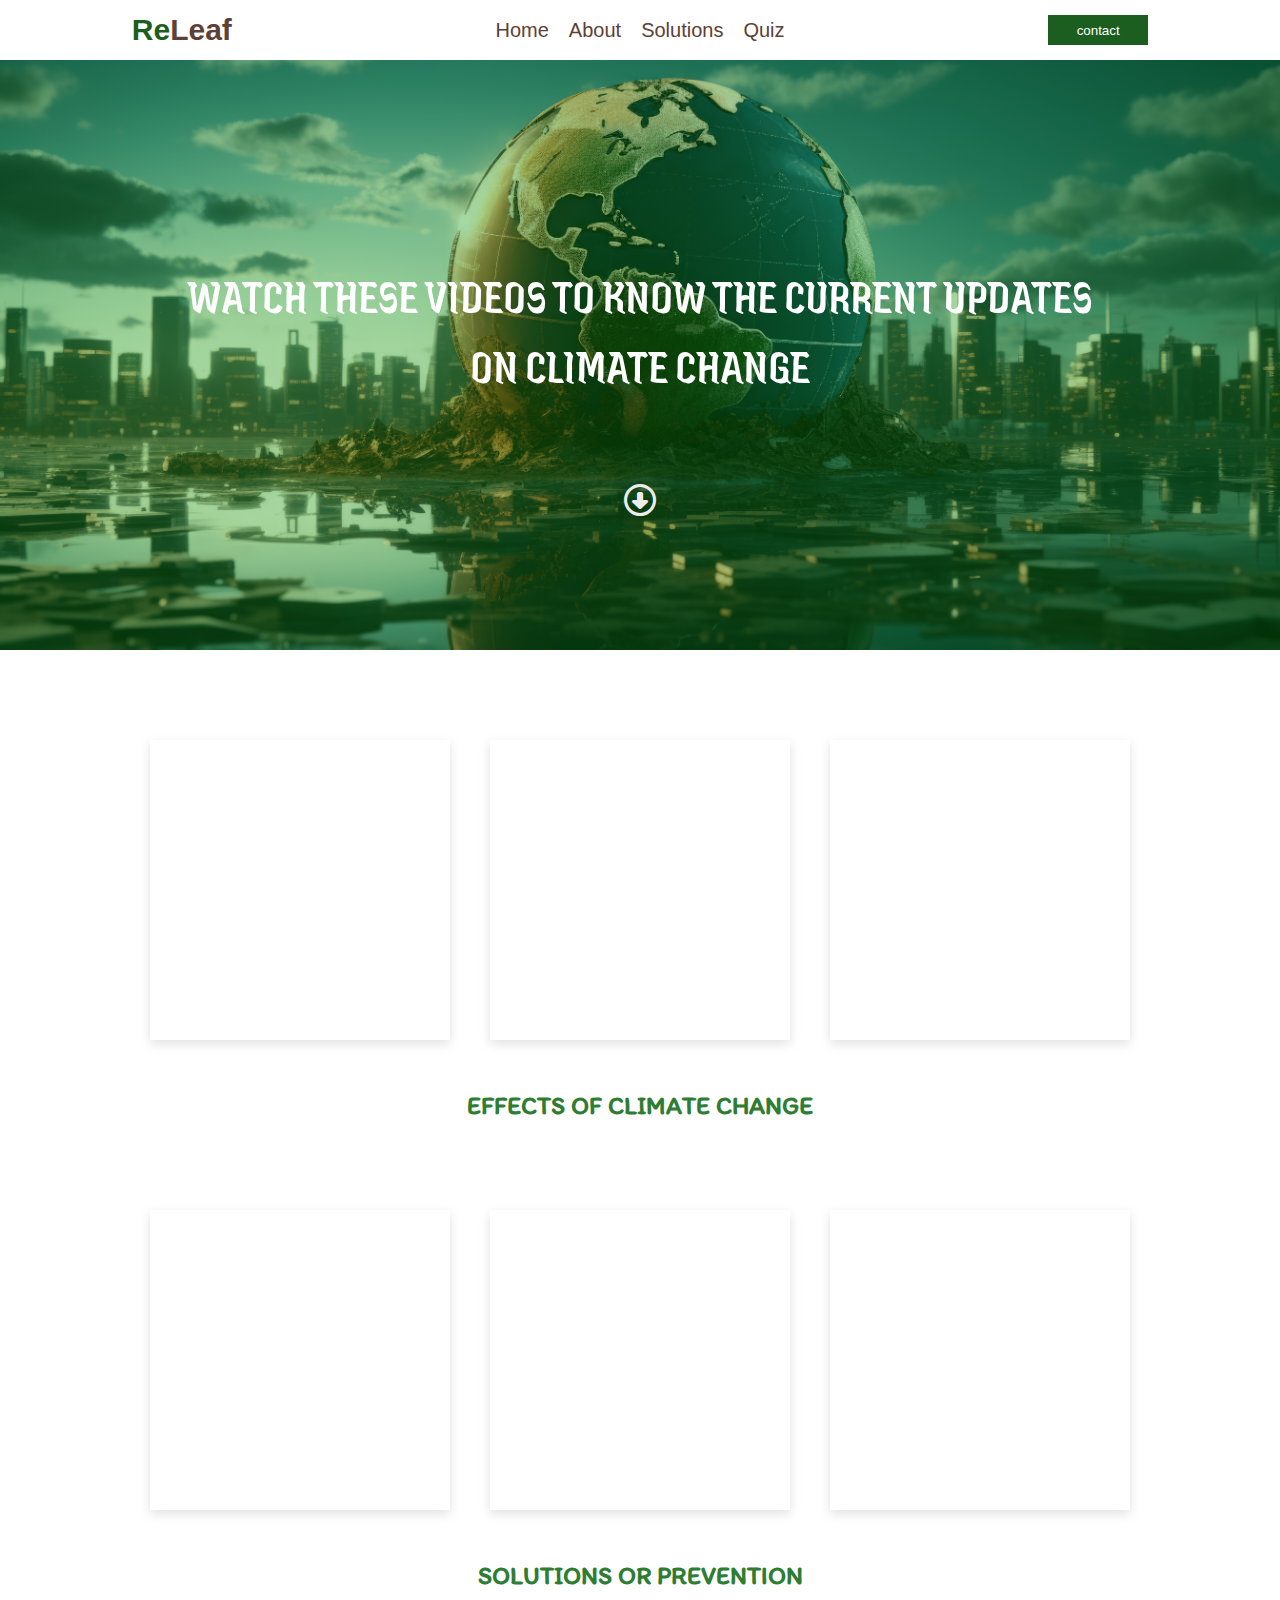
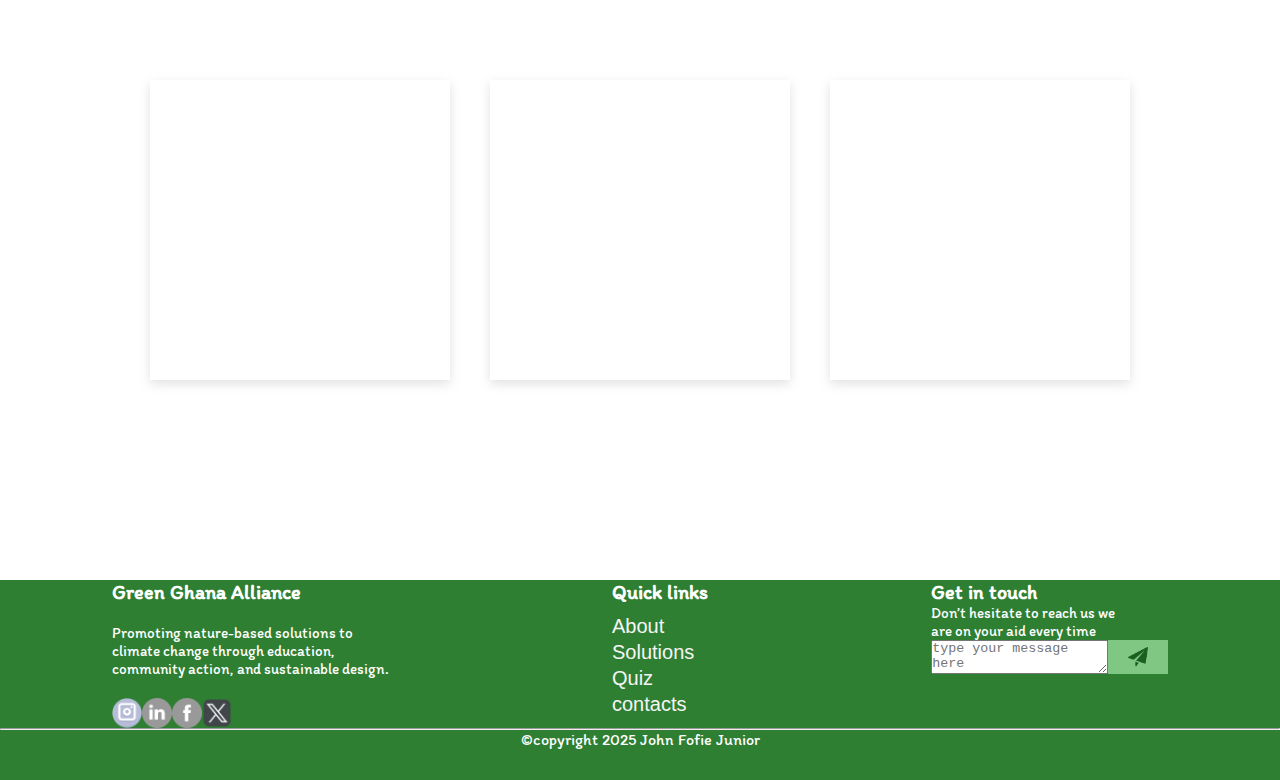
<file: videos.html>
<!DOCTYPE html>
<html lang="en">
<head>
    <meta charset="UTF-8">
    <meta name="viewport" content="width=device-width, initial-scale=1.0">
    <title>Document</title>
    <link rel="stylesheet" href="videos.css">
     <link rel="stylesheet" href="https://cdnjs.cloudflare.com/ajax/libs/font-awesome/6.7.2/css/all.min.css" integrity="sha512-Evv84Mr4kqVGRNSgIGL/F/aIDqQb7xQ2vcrdIwxfjThSH8CSR7PBEakCr51Ck+w+/U6swU2Im1vVX0SVk9ABhg==" crossorigin="anonymous" referrerpolicy="no-referrer" />
    <link rel="stylesheet" href="https://cdnjs.cloudflare.com/ajax/libs/font-awesome/6.7.2/css/all.min.css" integrity="sha512-Evv84Mr4kqVGRNSgIGL/F/aIDqQb7xQ2vcrdIwxfjThSH8CSR7PBEakCr51Ck+w+/U6swU2Im1vVX0SVk9ABhg==" crossorigin="anonymous" referrerpolicy="no-referrer" />
    <link rel="preconnect" href="https://fonts.googleapis.com">
<link rel="preconnect" href="https://fonts.gstatic.com" crossorigin>
<link rel="preconnect" href="https://fonts.googleapis.com">
<link rel="preconnect" href="https://fonts.gstatic.com" crossorigin>
<link href="https://fonts.googleapis.com/css2?family=Dancing+Script:wght@400..700&family=Imperial+Script&family=Itim&family=Jaini+Purva&family=Jersey+10&family=Noto+Sans+Batak&family=Oswald:wght@331&family=Playwrite+IN:wght@100..400&family=Roboto:ital,wght@0,100..900;1,100..900&family=Satisfy&family=Smooch+Sans:wght@100..900&family=Yellowtail&display=swap" rel="stylesheet">   
<link rel="stylesheet" href="/media.css">
</head>
<body>
 <section class="intro">
         <header>
        <div class="logo"><a href="/index.html"><span>Re</span>Leaf</a></div>
        <nav>
            <ul>
                <li><a href="/index.html">Home</a></li>
                <li><a href="/about.html">About</a></li>
                <li><a href="/solutions.html">Solutions</a></li>
                <li><a href="/quiz.html">Quiz</a></li>
            </ul>
        </nav>
        <button><a href="/contact.html">contact</a></button>
        <div class="hamburger">
            <i class="fa-solid fa-bars fa-rotate-by"style="color: #1b5e20; --fa-rotate-angle: 15e20deg;"></i>
        </div>
    </header>
      <div class="text">
        <h4>WATCH THESE VIDEOS TO KNOW THE CURRENT UPDATES <br>ON CLIMATE CHANGE</h4>
                <a href="#memssage"><i class="fa-regular fa-circle-down fa-beat fa-2xl" style="color: #ededed;"></i></a>

    </div>  
 </section>
   <section class="memssage" id="memssage">
    
<div class="bif-container">
        <div class="container">
        <div class="items">
            <iframe width="560" height="315" src="https://www.youtube.com/embed/Sv7OHfpIRfU?si=9HvYd01P2BhMGxbC" title="YouTube video player" frameborder="0" allow="accelerometer; autoplay; clipboard-write; encrypted-media; gyroscope; picture-in-picture; web-share" referrerpolicy="strict-origin-when-cross-origin" allowfullscreen></iframe>
        </div>
         <div class="items">
            <iframe width="560" height="315" src="https://www.youtube.com/embed/G4H1N_yXBiA?si=NNH6AKg-iHz6By9e" title="YouTube video player" frameborder="0" allow="accelerometer; autoplay; clipboard-write; encrypted-media; gyroscope; picture-in-picture; web-share" referrerpolicy="strict-origin-when-cross-origin" allowfullscreen></iframe>
        </div>
        <div class="items">
        <iframe width="560" height="315" src="https://www.youtube.com/embed/DpEUOOwQ_XU?si=ORTyyYE_1BNeXHKM" title="YouTube video player" frameborder="0" allow="accelerometer; autoplay; clipboard-write; encrypted-media; gyroscope; picture-in-picture; web-share" referrerpolicy="strict-origin-when-cross-origin" allowfullscreen></iframe>
    </div>
       
        </div>
          <h1>EFFECTS OF CLIMATE CHANGE</h1>
        <div class="container">
          
         <div class="items">
        <iframe width="560" height="315" src="https://www.youtube.com/embed/yduJaeOz460?si=CF1ueNkwcnjTQLMt" title="YouTube video player" frameborder="0" allow="accelerometer; autoplay; clipboard-write; encrypted-media; gyroscope; picture-in-picture; web-share" referrerpolicy="strict-origin-when-cross-origin" allowfullscreen></iframe></div>
         <div class="items">
        <iframe width="560" height="315" src="https://www.youtube.com/embed/HsAUGbUgx6Y?si=FzUPIqyCTpbaarlZ" title="YouTube video player" frameborder="0" allow="accelerometer; autoplay; clipboard-write; encrypted-media; gyroscope; picture-in-picture; web-share" referrerpolicy="strict-origin-when-cross-origin" allowfullscreen></iframe> </div>
          <div class="items">
        <iframe width="560" height="315" src="https://www.youtube.com/embed/UkhaC6Pc0ZM?si=pvYj1ylgHc3hLlUc" title="YouTube video player" frameborder="0" allow="accelerometer; autoplay; clipboard-write; encrypted-media; gyroscope; picture-in-picture; web-share" referrerpolicy="strict-origin-when-cross-origin" allowfullscreen></iframe> </div>
        </div>
        
</div>
      <h1>SOLUTIONS OR PREVENTION</h1>
        <div class="container">
         <div class="items">
        <iframe width="560" height="315" src="https://www.youtube.com/embed/g2iJcaZhI_8?si=7IrXhfC8C--eUyDr" title="YouTube video player" frameborder="0" allow="accelerometer; autoplay; clipboard-write; encrypted-media; gyroscope; picture-in-picture; web-share" referrerpolicy="strict-origin-when-cross-origin" allowfullscreen></iframe>
        </div>
        <div class="items">
            <iframe width="560" height="315" src="https://www.youtube.com/embed/o86Ut6kAEMQ?si=yFZISjFW4FbQ0_fN" title="YouTube video player" frameborder="0" allow="accelerometer; autoplay; clipboard-write; encrypted-media; gyroscope; picture-in-picture; web-share" referrerpolicy="strict-origin-when-cross-origin" allowfullscreen></iframe>
        </div>
    <div class="items">
        <iframe width="560" height="315" src="https://www.youtube.com/embed/UkhaC6Pc0ZM?si=pvYj1ylgHc3hLlUc" title="YouTube video player" frameborder="0" allow="accelerometer; autoplay; clipboard-write; encrypted-media; gyroscope; picture-in-picture; web-share" referrerpolicy="strict-origin-when-cross-origin" allowfullscreen></iframe>
    </div>    
    </div>
        
</div>
   </section>
    <footer>
    <div class="bigger">
        <div class="desc">
           <a href="/index.html"> <h3>Green Ghana Alliance</h3></a>
            <p>Promoting nature-based solutions to 
                <br>climate change through education, 
                <br>community action, and sustainable 
                design.</p>
                <div class="soc">
                    <img src="/imgss/instagram.png" alt="">
                    <img src="/imgss/linkedIn.png" alt="">
                    <img src="/imgss/facebook.png" alt="">
                    <img src="/imgss/twitter.png" alt="">
                </div>
        </div>
        <div class="quick">
            <nav>
                <h3>Quick links</h3>
                <ul>
                    <!-- <li><a href="">Home</a></li> -->
                    <li><a href="/about.html">About</a></li>
                    <li><a href="/solutions.html">Solutions</a></li>
                    <li><a href="/quiz.html">Quiz</a></li>
                    <li><a href="/contact.html">contacts</a></li>
                </ul>
            </nav> 
        </div>
        <div class="send">
            <h3>Get in touch</h3>
            <p>
                Don’t hesitate to reach us we <br>are on your aid every time 
            </p>
            <div class="two">
                <textarea name="" id="" placeholder="type your message here"></textarea>
                <div class="plane"><img src="/imgss/paper-plane.png" alt=""></div>
            </div>
        </div>
    </div>
    <hr>
    <div class="COPY">&COPY;copyright 2025 John Fofie Junior</div>
</footer>
</body>
</html>
</file>
<file: about.css>
:root {
    --primary-green: #2e7d32;
    --dark-green: #1b5e20;
    --light-green: #81c784;
    --earth-brown: #5d4037;
    --sky-blue: #4fc3f7;
    --white: #ffffff;
    --light-gray: #f5f5f5;
    --dark-gray: #333333;
    --transition--: all 0.3s ease;
     --nav-bg:white;
}
*{
    margin: 0;
    padding: 0;
    list-style-type: none;
    text-decoration: none;
    box-sizing: border-box;
}
.intro{
    background:linear-gradient(rgba(0, 0, 0, 0.753),rgba(0, 0, 0, 0.753),rgba(0, 0, 0, 0.753)),url(/imgss/About\ hero.jpg);
    background-position: center;
    background-size: cover;
   background-repeat: no-repeat;
   height: 650px;;
   width: 100%;
   
}
header{
    display:flex;
    flex-wrap: wrap;
    justify-content: space-around;
    background: white;
    height: 60px;
    align-items: center;
     position:fixed;
    z-index: 1000;
    width: 100%;
    top:0;
    bottom: 0;
    box-shadow: 0 4px 6px gray;
}

.logo a{
 color:#5d4037; 
 font-family: sans-serif;
 font-weight:bold;
 font-size: 30px;
}
.logo span{
    color: #1b5e20;   
}
nav ul{
    display: flex;
    gap: 20px;
}
nav ul li a{
    color:#5d4037;
    font-family: sans-serif;
    /* font-weight:bold; */
    font-size: 20px;
}
nav ul li a:hover{
    color:#1b5e20;
}
header button{
    background-color: #1b5e20;
    color:white;
    width: 100px;
    height: 30px;
    border:none;
    
}
header button a{
    color:white;
}
.hamburger {
    display: none;
    cursor: pointer;
}

.hamburger .bar {
    width: 25px;
    height: 3px;
    background-color: var(--earth-brown);
    margin: 5px 0;
    transition: var(--transition--);
}
.text{
    text-align: center;
padding-top: 250px;
animation: fadeslidedown 1s ease-in forwards;

}
@keyframes fadeslidedown {
    0% {
      opacity: 0;
      transform: translateY(40px);
    }
    100% {
      opacity: 1;
      transform: translateY(0);
    }

}
.text h3{
    font-size:90px;
    font-family: "Jaini Purva", system-ui;
    font-weight: 200;
    line-height: 70px;
    /* font-style: normal; */;
    color: #ffffff
}
.text p{
    font-size: 16px;
    font-family: "Itim", cursive;
    font-style: normal;
    color:white;
}
.mission{
    margin-top: 50px;
}
.intro-message h4{
    text-align: center;
    font-family: "Itim", cursive;
    font-style: normal;
    font-size: 40px;
    color:#1b5e20;
    /* position: relative; */
}

/* .intro-message::after{
    content:"";
    position: absolute;
    left:100px;
    bottom:0;
    width:90px;
    height: 2px;
    background-color: #81c784;
    
} */
.big-box{
    display:flex;
    flex-wrap: wrap;
    justify-content: space-around;
    margin-top: 40px;

}
.big-box img{
    border-radius: 20px;
}
.note{
    width: 550px;
        ma
}
.note h4{
    font-family: "Itim", cursive;
    font-style: normal;
    font-size:40px;
    color:#2e7d32;    
}
.note p{
    font-size: 20px;
    /* color:#5d4037; */
    font-family: "Itim", cursive;
    font-style: normal; ;
}

.why{
    margin-top: 150px;
}
.intro-message p{
    text-align: center;
    font-size: 20px;
    color:black;
    font-family: "Itim", cursive;

}
.main-container{
    display: flex;
    flex-wrap: wrap;
    /* justify-content:space-around; */
    gap: 30px;
     margin-top: 50px;
   
     
} 
.sub{
    width: 400px;
    height: 290px;
    box-shadow: 0 4px 6px gray;
   padding: 50px;
   margin-left: 20px;
  
}
.sub:hover{
    transform: scale(1.1);
    transition-duration: 1s;
     transform: translateY(-10px);
}
.sub img{
    height: 60px;
}
.sub h4{
    font-size: 25px;
    color:#1b5e20;
    font-family:"Itim", cursive ;
    padding-top: 10px;
}
.sub p{
    font-size: 18px;
   padding-top: 20px;
    font-family:"Itim", cursive ;    
}
footer{
    margin-top: 200px;
    background-color:#2e7d32;
    height: 200px;
}
.bigger{
    display: flex;
    justify-content: space-around;
    /* margin-top: 30px; */
}
.desc{
    display: flex;
    flex-wrap: wrap;
    flex-direction: column;
    gap:20px
}
.desc h3{
    font-family: "Itim", cursive;
    font-style: normal;
    font-size: 20px;
    color:white;       
}
.desc p{
    font-family: "Itim", cursive;
    font-style: normal;
    font-size: 15px;
    color:white;    
}
.soc{
    display: flex;
}
.soc img{
    height: 30px;
}
.quick{
    display: flex;
    flex-wrap: wrap;
    flex-direction: column;

}
.quick h3{
    font-family: "Itim", cursive;
    font-style: normal;
    font-size: 20px;
    color:white;          
}
.quick nav ul {
    display: flex;
    flex-wrap: wrap;
    flex-direction: column;
    line-height: 05px;
    padding-top: 20PX;

}
.quick nav ul A{
    COLOR:var(--light-gray)
}
.send h3{
    font-family: "Itim", cursive;
    font-style: normal;
    font-size: 20px;
    color:white;       
}
.send p{
    font-family: "Itim", cursive;
    font-style: normal;
    font-size: 15px;
    color:white;      
}
.two{
    display: flex;
    gap:0;
}
.plane{
    background-color:#81c784;
    width: 60px;
    height: 34px;
     justify-content:center;
    align-items:center;
}
.plane img{
    height:20px;
    
}
.COPY{
    color:white;
    text-align: center;
    font-family: "Itim", cursive;
    font-style: normal;
}

/* .text{
    color:#ffffff;
    font-size: 100px;
    font-family: "Jaini Purva", system-ui;
    text-align: center;
margin-top: 150px;
}
@media (min-width:425px) and (max-width: 769px){
    .about{
        align-items:center;
        height:1000px;
    
    }
    .right img{
        height: 90px;
    }
    } */
</file>
<file: media.css>
@media screen and (min-width: 768px) and (max-width: 899px){
.about{
    align-items:center;
    height:300px;

}
.text h3{
    font-size: 55px;
    line-height: 60px;
}
.left p{
    font-size: 14px;
}
.right img{
    height: 170px;
    width: 35vw;
    margin-top: 30px;
}

.climate{
    height: 1200px;
}

.container{
height: 1200px;
}

.prev{
    height: 950px;
}
.big-box{
    gap:20px;
}
.note{
    text-align:center;
}
.three{
    height: 1200px;
}
.text{
    h4{
        font-size:50px;
    }
}
nav{
    display:none;
}
button{
    display: none;
}
.hamburger{
    display: flex;
}
footer{
    justify-content: center;
}
}
@media screen and (max-width:414) and (min-width:320px){
 .right img{
height: 100px;
}  
}

@media screen and (max-width: 1024px) and (min-width: 900px)  {

    .about{
        height: 330px;
    }
    .right img{
        height: 220px;
        margin-top: 50px;
    }

    .left p{
        font-size: 18px;
    }
    .climate{
        height: 1250px;
    }
.container{
    height: 1200px;
}


} 

@media screen  and (min-width:1025px) and (max-width:1099px) {
    .right img{
        height: 280px;
        margin-top: 20px;
    }

    .left p{
        font-size: 20px;
    }
    .climate
    .three{
        height: 1500px;
    }

}
@media screen and (min-width:321px)and (max-width:375px){
   
    .text{
        line-height: 20px;
        line-break: none;
        h3{
            font-size:40px

        }
        p{
            font-size:15px
        }
    }
    nav{
        display:none;
    }
    .hamburger{
        display:flex
    }
    .about{
        height: 800px;
        h3{
            font-size: 30px;
        }
        .left{
            text-align:center;
            h4{
                font-size: 20px;
            }
            p{
                font-size: 15px;
            }
        }
    }
       .big-box{
          gap:20px;
        img{
            width: 260px;
        }
    }
    .note{
      
        text-align: center;
      
    }
     .right{ 
      padding-top: 40px;
     img{
        /* height: 100px; */
        width: 300px;
       
        
    }
}
.big-box{
          gap:20px;
        img{
            width: 300px;
        }
    }
    .text{
       
        h4{
            font-size:25px;
        }
    }
    .division{
        img{
            width: 250px;
            height: 250px;
            border-radius
        }
    }
    .note{
        h3{
            font-size: 15px;
        }
 
        p{
            font-size:14px;
            text-align: center;
            width: 300px;
        }
    }
    .three{
        height: 1500px;
        h3{
            font-size: 18px;
        }
    }
    .effects{
        
        h3{
            font-size: 19px;
        }
        p{
            font-size: 12px;
            text-align: center;
        }
    }
    .both{
        img{
        width:300px;    
        }
    }  
.prev{ 
    height: 1900px;
}
.flex-box{
p{
    font-size: 14px;
}
img{
    width: 300px;
    height: 200px;
}

}

.form{
    width:350px;
    align-self:center;
}
.address{
  align-self:center;   
}
.climate{
    margin-top: 0px;
    height: 1590px;
    h3{
        /* margin-bottom: 200px; */
    }
}
footer{
    height: 300px;
}
.bigger{
   display:flex;
   flex-direction: column;
   flex-wrap:wrap;
   justify-content: center;
   text-align: center;
   gap:20px
 
}
.soc{
  /* flex-direction: column;  */
      justify-content: center;   
}
.send{
   
    flex-direction: column; 
      justify-content: center;  
}
.two{
   justify-content: center;     
}
.send{
   
    flex-direction: column; 
      justify-content: center;  
}
}
@media screen and (max-width:320px){
   .text{
        line-height: 20px;
        line-break: none;
        h3{
            font-size:40px

        }
        p{
            font-size:15px
        }
    }
    nav{
        display:none;
    }
    .hamburger{
        display:flex
    }
    
    .about{
        height: 800px;
        h3{
            font-size: 30px;
        }
        .left{
            text-align:center;
            h4{
                font-size: 20px;
            }
            p{
                font-size: 15px;
            }
        }
    }
           .big-box{
          gap:20px;
        img{
            width: 300px;
        }
    }
    .text{
       
        h4{
            font-size:25px;
        }
    }
    .division{
        img{
            width: 250px;
            height: 250px;
            border-radius
        }
    }
    .note{
        h3{
            font-size: 15px;
        }
 
        p{
            font-size:14px;
            text-align: center;
            width: 250px;
        }
    }
    .three{
        height: 1500px;
        h3{
            font-size: 18px;
        }
    }
    .effects{
        
        h3{
            font-size: 19px;
        }
        p{
            font-size: 12px;
            text-align: center;
        }
    }
    .both{
        img{
        width:250px;    
        }
    }
    .intro-message{
        h4{
            font-size:20px;
        }
        p{
            font:12px;
        }
    }
    .sub{
        h4{
            font-size: 20px;
        }
    }
    .note{
      
        text-align: center;
      
    }
     .right{ 
      padding-top: 40px;
     img{
        /* height: 100px; */
        width: 300px;
       
        
    }
}
.flex-box{
p{
    font-size: 14px;
}
img{
    width: 300px;
    height: 200px;
}
}
.prev{ 
    height: 1900px;
}
.climate{
    margin-top: 0px;
    height: 1590px;
    h3{
        /* margin-bottom: 200px; */
    }
}
.form{
    width:300px;
    align-self:center;
}
.address{
  align-self:center;   
}

footer{
    height: 300px;
}
.bigger{
   display:flex;
   flex-direction: column;
   flex-wrap:wrap;
   justify-content: center;
   text-align: center;
   gap:20px
 
}
.soc{
  /* flex-direction: column;  */
      justify-content: center;   
}
.send{
   
    flex-direction: column; 
      justify-content: center;  
}
.two{
   justify-content: center;     
}
}
@media screen and (max-width:426px) and (min-width:376px){
     .text{
        line-height: 20px;
        line-break: none;
        h3{
            font-size:40px

        }
        p{
            font-size:15px
        }
    }
    nav{
        display:none;
    }
    .hamburger{
        display:flex
    }
    .about{
        height: 800px;
        h3{
            font-size: 30px;
        }
        .left{
            text-align:center;
            h4{
                font-size: 20px;
            }
            p{
                font-size: 15px;
            }
        }
    }
    .big-box{
          gap:20px;
        img{
            width: 400px;
        }
    }
    .note{
      
        text-align: center;
      
    }
     .right{ 
      padding-top: 40px;
     img{
        /* height: 100px; */
        width: 300px;
       
        
    }
}
.flex-box img{
    width: 400px;
    height: 00px;
}

.prev{ 
    height: 1900px;
}
.climate{
    margin-top: 0px;
    height: 1590px;
    h3{
        /* margin-bottom: 200px; */
    }
}
.big-box{
          gap:20px;
        img{
            width: 300px;
        }
    }
    .text{
       
        h4{
            font-size:25px;
        }
    }
    .division{
        img{
            width: 250px;
            height: 250px;
            border-radius
        }
    }
    .note{
        h3{
            font-size: 15px;
        }
 
        p{
            font-size:14px;
            text-align: center;
            width: 300px;
        }
    }
    .three{
        height: 1500px;
        h3{
            font-size: 18px;
        }
    }
    .effects{
        
        h3{
            font-size: 19px;
        }
        p{
            font-size: 12px;
            text-align: center;
        }
    }
    .both{
        img{
        width:300px;    
        }
    }
.form{
    width:350px;
    align-self:center;
}
.address{
  align-self:center;   
}
footer{
    height: 300px;
}
.soc{
  /* flex-direction: column;  */
      justify-content: center;   
}
.send{
   
    flex-direction: column; 
      justify-content: center;  
}
.two{
   justify-content: center;     
}
.bigger{
   display:flex;
   flex-direction: column;
   flex-wrap:wrap;
   justify-content: center;
   text-align: center;
   gap:20px
 
}
.send{
   
    flex-direction: column; 
      justify-content: center;  
}  
}
</file>
<file: learn.css>
:root {
    --primary-green: #2e7d32;
    --dark-green: #1b5e20;
    --light-green: #81c784;
    --earth-brown: #5d4037;
    --sky-blue: #4fc3f7;
    --white: #ffffff;
    --light-gray: #f5f5f5;
    --dark-gray: #333333;
    --transition--: all 0.3s ease;
     --nav-bg:white;
}
*{
    margin: 0;
    padding: 0;
    list-style-type: none;
    text-decoration: none;
    box-sizing: border-box;
}
.intro{
    background:linear-gradient(rgba(0, 138, 0, 0.315),rgba(0, 138, 0, 0.356),rgba(0, 138, 0, 0.329)),url(/imgss/photorealistic-earth-planet.jpg);
    background-position: center;
    background-size: cover;
   background-repeat: no-repeat;
   height: 650px;;
   width: 100%;
   margin-top: 0;
   
}
header{
      display:flex;
    flex-wrap: wrap;
    justify-content: space-around;
    background: white;
    height: 60px;
    align-items: center;
     position:fixed;
    z-index: 1000;
    width: 100%;
    top:0;
    bottom: 0;
    box-shadow: 0 4px 6px gray;
    /* height: 5px; */
}
.hamburger{
    display: none;
}

.logo a{
 color:#5d4037; 
 font-family: sans-serif;
 font-weight:bold;
 font-size: 30px;
}
.logo span{
    color: #1b5e20;   
}
nav ul{
    display: flex;
    gap: 20px;
}
nav ul li a{
    color:#5d4037;
    font-family: sans-serif;
    /* font-weight:bold; */
    font-size: 20px;
}
nav ul li a:hover{
    color:#1b5e20;
}
header button{
    background-color: #1b5e20;
    color:white;
    width: 100px;
    height: 30px;
    border:none;
    
}
header button a{
    color:white;
}
.hamburger {
    display: none;
    cursor: pointer;
}

.hamburger .bar {
    width: 25px;
    height: 3px;
    background-color: var(--earth-brown);
    margin: 5px 0;
    transition: var(--transition--);
}
html{
    scroll-behavior: smooth;
}
.text{
text-align: center;
padding-top: 250px;
animation: fadeslidedown 1s ease-in forwards;
}
@keyframes fadeslidedown {
    0% {
      opacity: 0;
      transform: translateY(40px);
    }
    100% {
      opacity: 1;
      transform: translateY(0);
    }
  }
.text{
    i{
        margin-top:100px
    }
}
  .text h4{
    font-size:100px;
    font-family: "Jaini Purva", system-ui;
    font-weight: 200;
    line-height: 70px;
    /* font-style: normal; */;
    color: #ffffff
}
.understand{
    margin-top:90px;
}
.division{
      justify-content: center;
      display: flex;
    justify-content: center;
    gap: 90px;
     flex-wrap: wrap;
  
}
.note{
    
      h3{
    /* text-align: center; */
    padding-bottom: 30px  ;
    font-family: 'Itim', cursive;
    color:#2e7d32;
    font-size: 30px;
   }
}
.note p{
    font-family: 'Itim', cursive;
    width: 500px;
    font-size:21px;
}

.division img{
    height: 400px;
    
}
.three{
    margin-top: 250px;
    height:600px;
    justify-content: center;   
}
.three h3{
    text-align: center;
    font-family: "Itim", cursive;
    font-style: normal;
    font-size: 40px;
    color:#2e7d32;
}
.container{
    display: flex;
    flex-wrap: wrap;
    justify-content: space-evenly;
    height: 550px;
    margin-top: 30px;
    background: linear-gradient(rgba(95, 143, 95, 0.226),rgba(95, 143, 95, 0.24),rgba(95, 143, 95, 0.13));

}

.items{
    height: 400px;
    width: 300px;
    /* background-color: #1b5e20; */
    border-radius: 20px;
    box-shadow: 0 4px 10px  rgba(128, 128, 128, 0.233); 
    margin-top: 80px;
    background-color: #ffffff; 
    
}
.items:hover{
    transform: scale(1.1);
    transition-duration: 1s;
     transform: translateY(-10px);
}

.items img{
    height:200px;
    width: 100%;
    object-fit: cover;
    border-top-right-radius: 20px;
    border-top-left-radius: 20px;   
}
.items h4{
    font-family: "Itim", cursive;
    font-style: normal;
    font-size: 20px;
    color:#2e7d32;  
    padding: 10px;  
}
.items p{
    font-family: "Itim", cursive;
    font-style: normal;
    font-size: 13px;
    color:#5d4037; 
    padding:4px;     
}
.items button{
    background-color:#1b5e20;
    color:#ffffff;
    width:100px;
    height:30px;
    border:none;  
    margin: 20px; 
         
}
.items button a{
    color: #ffffff;
}
.effects{
    margin-top: 80px;
    h3{
  font-family: "Itim", cursive;
    font-style: normal;
    font-size: 30px;
    color:#2e7d32;  
    padding: 10px;   
    text-align: center; 
    padding: 40px;
}

}
.both{
    display:flex;
    flex-wrap: wrap;
    justify-content: center;
    gap: 90px;

}
.both p{
width: 600px;
font-size: 24px;
font-family:'Itim',cursive;
} 
.both img{
    height: 350px;
}
footer{
    margin-top: 200px;
    background-color:hsl(123, 46%, 34%);
    height: 200px;
}
.main-container{
    display: flex;
    flex-wrap: wrap;
    /* justify-content:space-around; */
    gap: 30px;
     margin-top: 50px;
   
     
} 
.sub{
    width: 400px;
    height: 290px;
    box-shadow: 0 4px 6px gray;
   padding: 50px;
   margin-left: 20px;
  
}
.sub:hover{
    transform: scale(1.1);
    transition-duration: 1s;
     transform: translateY(-10px);
}

.sub h4{
    font-size: 25px;
    color:#1b5e20;
    font-family:"Itim", cursive ;
    padding-top: 10px;
}
.sub p{
    font-size: 18px;
   padding-top: 20px;
    font-family:"Itim", cursive ;    
}
.download{
    margin-top: 50px;
    h4{
      font-size: 25px;
    color:#1b5e20;
    font-family:"Itim", cursive ;
    padding-top: 10px;
    text-align: center;   
    }
}
.main-card{
  display: flex;
    flex-wrap: wrap;
    justify-content:center;
    gap: 30px;
     /* margin-top: 50px;   */
     font-family:"Itim", cursive  ;
     img{
        width:100%;
        height: 30%;
     } 
}
.card{
   width: 400px;
    height: 340px;
    box-shadow: 0 4px 6px gray;
   padding: 50px;
   display: flex;
   flex-direction:column;
   align-items:center;
   /* text-align: center; */
   gap:20px;
   /* margin-left: 20px;     */
}
#last{
  padding: 50px;  
  img{
    width:70%;
        height: 30%; 
  } 
}
.resource-meta {
            display: flex;
            justify-content: space-between;
            align-items: center;
            margin-top: 20px;
            font-size: 0.9rem;
        }

        .resource-size {
            color: #666;
        }

        .download-btn {
            display: inline-flex;
            align-items: center;
            background-color: var(--sky-blue);
            color: var(--white);
            padding: 8px 20px;
            border-radius: 5px;
            text-decoration: none;
            font-weight: 500;
            transition: background-color 0.3s ease;
        }

        .download-btn:hover {
            background-color: #005f92;
        }

        .download-btn i {
            margin-right: 8px;
        }
        img{
            height:100px;
            margin-top: 0;
        }
   
.bigger{
    display: flex;
    justify-content: space-around;
    /* margin-top: 30px; */
}
.desc{
    display: flex;
    flex-wrap: wrap;
    flex-direction: column;
    gap:20px
}
.desc h3{
    font-family: "Itim", cursive;
    font-style: normal;
    font-size: 20px;
    color:white;       
}
.desc p{
    font-family: "Itim", cursive;
    font-style: normal;
    font-size: 15px;
    color:white;    
}
.soc{
    display: flex;
}
.soc img{
    height: 30px;
}
.quick{
    display: flex;
    flex-wrap: wrap;
    flex-direction: column;

}
.quick h3{
    font-family: "Itim", cursive;
    font-style: normal;
    font-size: 20px;
    color:white;          
}
.quick nav ul {
    display: flex;
    flex-wrap: wrap;
    flex-direction: column;
    line-height: 05px;
    padding-top: 20PX;

}
.quick nav ul A{
    COLOR:var(--light-gray)
}
.send h3{
    font-family: "Itim", cursive;
    font-style: normal;
    font-size: 20px;
    color:white;       
}
.send p{
    font-family: "Itim", cursive;
    font-style: normal;
    font-size: 15px;
    color:white;      
}
.two{
    display: flex;
    gap:0;
}
.plane{
    background-color:#81c784;
    width: 60px;
    height: 34px;
    display:flex;
    justify-content:center;
    align-items:center;
}
.plane img{
    height:20px;
    
}
.COPY{
    color:white;
    text-align: center;
    font-family: "Itim", cursive;
    font-style: normal;
}
</file>
<file: quiz.css>
:root {
    --primary-green: #2e7d32;
    --dark-green: #1b5e20;
    --light-green: #81c784;
    --white: #ffffff;
    --light-gray: #f5f5f5;
    --dark-gray: #333333;
}

* {
    margin: 0;
    padding: 0;
    box-sizing: border-box;
    text-decoration: none;
    list-style-type: none;
    font-family: 'Segoe UI', Tahoma, Geneva, Verdana, sans-serif;
    font-family: "Itim", Cursive;;
}

body {
    background-color: var(--light-gray);
    color: var(--dark-gray);
    line-height: 1.6;
}

.container {
    width: 90%;
    max-width: 800px;
    margin: 0 auto;
    padding: 20px;
}

header{
    display:flex;
    flex-wrap: wrap;
    justify-content: space-around;
    background: white;
    height: 60px;
    align-items: center;
    box-shadow: 0 4px 6px gray;
    position:fixed;
    top:0;
    z-index: 1000;
    width: 100%;
}
.hamburger{
    display: none;
}

.logo a{
 color:#5d4037; 
 font-family: sans-serif;
 font-weight:bold;
 font-size: 30px;
}
.logo span{
    color: #1b5e20;   
}
nav ul{
    display: flex;
    gap: 20px;
}
nav ul li a{
    color:#5d4037;
    font-family: sans-serif;
    /* font-weight:bold; */
    font-size: 20px;
}
nav ul li a:hover{
    color:#1b5e20;
}
header button{
    background-color: #4fc3f7;
    color:#5d4037;
    width: 100px;
    height: 30px;
    border:none;
}

.container{
    margin-top: 70px;
}
.quiz-container {
    background: var(--white);
    border-radius: 10px;
    box-shadow: 0 5px 15px rgba(0,0,0,0.1);
    padding: 30px;
    margin-bottom: 40px;
}

.quiz-header {
    text-align: center;
    margin-bottom: 30px;
}

.quiz-header h1 {
    color: var(--dark-green);
    margin-bottom: 10px;
}

.quiz-progress {
    height: 8px;
    background: var(--light-gray);
    border-radius: 4px;
    margin-bottom: 25px;
    overflow: hidden;
}

.progress-bar {
    height: 100%;
    background: var(--primary-green);
    width: 0%;
    transition: width 0.3s ease;
}

.question-container {
    display: none;
    animation: fadeIn 0.5s ease;
}

.question-container.active {
    display: block;
}

.question-number {
    color: var(--primary-green);
    font-weight: 600;
    margin-bottom: 5px;
}

.question-text {
    font-size: 1.2rem;
    margin-bottom: 20px;
     font-family: "Itim", Cursive;
}

.options {
    margin-bottom: 25px;
}

.option {
    display: block;
    background: var(--light-gray);
    padding: 12px 15px 12px 50px;
    margin-bottom: 10px;
    border-radius: 5px;
    cursor: pointer;
    transition: all 0.3s ease;
    position: relative;
}

.option:hover {
    background: #e0e0e0;
}

.option input {
    position: absolute;
    opacity: 0;
    cursor: pointer;
}

.checkmark {
    position: absolute;
    top: 50%;
    left: 15px;
    transform: translateY(-50%);
    height: 20px;
    width: 20px;
    background: var(--white);
    border: 2px solid var(--primary-green);
    border-radius: 50%;
}

.option input:checked ~ .checkmark {
    background: var(--primary-green);
}

.option input:checked ~ .checkmark:after {
    content: '';
    position: absolute;
    display: block;
    top: 50%;
    left: 50%;
    transform: translate(-50%, -50%);
    width: 8px;
    height: 8px;
    border-radius: 50%;
    background: var(--white);
}

.feedback {
    padding: 12px;
    border-radius: 5px;
    margin-bottom: 20px;
    display: none;
}

.correct {
    background: #e8f5e9;
    border-left: 4px solid var(--primary-green);
}

.incorrect {
    background: #ffebee;
    border-left: 4px solid #f44336;
}

.feedback i {
    margin-right: 8px;
}

.quiz-navigation {
    display: flex;
    justify-content: space-between;
}

.btn {
    display: inline-block;
    background: var(--primary-green);
    color: var(--white);
    padding: 10px 20px;
    border-radius: 5px;
    font-weight: 600;
    text-decoration: none;
    border: none;
    cursor: pointer;
    transition: all 0.3s ease;
    font-family: arial;
}

.btn:hover {
    background: var(--dark-green);
    transform: translateY(-2px);
}

.btn-outline {
    background: transparent;
    border: 2px solid var(--primary-green);
    color: var(--primary-green);
}

.btn-outline:hover {
    background: var(--primary-green);
    color: var(--white);
}

.results-container {
    display: none;
    text-align: center;
    animation: fadeIn 0.5s ease;
}

.score {
    font-size: 2.5rem;
    color: var(--primary-green);
    margin: 20px 0;
}

.score-circle {
    width: 120px;
    height: 120px;
    border-radius: 50%;
    background: var(--light-gray);
    display: flex;
    align-items: center;
    justify-content: center;
    margin: 0 auto 25px;
    border: 8px solid var(--primary-green);
}

.result-message {
    margin-bottom: 25px;
    font-size: 1.1rem;
}

.answers-review {
    text-align: left;
    margin-top: 30px;
}

.answer-item {
    margin-bottom: 15px;
    padding-bottom: 15px;
    border-bottom: 1px solid var(--light-gray);
}

.question-review {
    font-weight: 600;
    margin-bottom: 5px;
}

.user-answer {
    margin-bottom: 3px;
}

.correct-answer {
    color: var(--primary-green);
    font-weight: 600;
}

.user-answer.correct {
    color: var(--primary-green);
}

.user-answer.incorrect {
    color: #f44336;
}

footer{
    /* margin-top: 200px; */
    background-color:#2e7d32;
    height: 200px;
}
.bigger{
    display: flex;
    justify-content: space-around;
    /* margin-top: 30px; */
}
.desc{
    display: flex;
    flex-wrap: wrap;
    flex-direction: column;
    gap:20px
}
.desc h3{
    font-family: "Itim", cursive;
    font-style: normal;
    font-size: 20px;
    color:white;       
}
.desc p{
    font-family: "Itim", cursive;
    font-style: normal;
    font-size: 15px;
    color:white;    
}
.soc{
    display: flex;
}
.soc img{
    height: 30px;
}
.quick{
    display: flex;
    flex-wrap: wrap;
    flex-direction: column;

}
.quick h3{
    font-family: "Itim", cursive;
    font-style: normal;
    font-size: 20px;
    color:white;          
}
.quick nav ul {
    display: flex;
    flex-wrap: wrap;
    flex-direction: column;
    line-height: 05px;
    padding-top: 20PX;

}
.quick nav ul A{
    COLOR:var(--light-gray)
}
.send h3{
    font-family: "Itim", cursive;
    font-style: normal;
    font-size: 20px;
    color:white;       
}
.send p{
    font-family: "Itim", cursive;
    font-style: normal;
    font-size: 15px;
    color:white;      
}
.two{
    display: flex;
    gap:0;
}
.plane{
    background-color:#81c784;
    width: 60px;
    height: 34px;
     justify-content:center;
    align-items:center;
}
.plane img{
    height:20px;
    
}
.COPY{
    color:white;
    text-align: center;
    font-family: "Itim", cursive;
    font-style: normal;
}

@keyframes fadeIn {
    from { opacity: 0; }
    to { opacity: 1; }
}

@media (max-width: 600px) {
    .quiz-container {
        padding: 20px;
    }
    
    .question-text {
        font-size: 1.1rem;
    }
    
    .option {
        padding: 10px 12px 10px 45px;
    }
}
</file>
<file: videos.css>
:root {
    --primary-green: #2e7d32;
    --dark-green: #1b5e20;
    --light-green: #81c784;
    --earth-brown: #5d4037;
    --sky-blue: #4fc3f7;
    --white: #ffffff;
    --light-gray: #f5f5f5;
    --dark-gray: #333333;
    --transition--: all 0.3s ease;
     --nav-bg:white;
}
*{
    margin: 0;
    padding: 0;
    list-style-type: none;
    text-decoration: none;
    box-sizing: border-box;
}
.intro{
    background:linear-gradient(rgba(0, 138, 0, 0.315),rgba(0, 138, 0, 0.356),rgba(0, 138, 0, 0.329)),url(/imgss/photorealistic-earth-planet.jpg);
    background-position: center;
    background-size: cover;
   background-repeat: no-repeat;
   height: 650px;;
   width: 100%;
   margin-top: 0;
   
}
.text{
text-align: center;
margin-top: 200px;
animation: fadeslidedown 1s ease-in forwards;
}
@keyframes fadeslidedown {
    0% {
      opacity: 0;
      transform: translateY(40px);
    }
    100% {
      opacity: 1;
      transform: translateY(0);
    }
  }
.text{
    i{
        margin-top:100px
    }
}
  .text h4{
    font-size:50px;
    font-family: "Jaini Purva", system-ui;
    font-weight: 200;
    line-height: 70px;
    /* font-style: normal; */;
    color: #ffffff
}
header{
    display:flex;
    flex-wrap: wrap;
    justify-content: space-around;
    background: white;
    height: 60px;
    align-items: center;
     /* position:fixed; */
    z-index: 1000;
    width: 100%;
    top:0;
    bottom: 0;
    /* height: 5px; */
}
.hamburger {
    display: none;
    cursor: pointer;
}

.hamburger .bar {
    width: 25px;
    height: 3px;
    background-color: var(--earth-brown);
    margin: 5px 0;
    transition: var(--transition--);
}

.logo a{
 color:#5d4037; 
 font-family: sans-serif;
 font-weight:bold;
 font-size: 30px;
}
.logo span{
    color: #1b5e20;   
}
nav ul{
    display: flex;
    gap: 20px;
}
nav ul li a{
    color:#5d4037;
    font-family: sans-serif;
    /* font-weight:bold; */
    font-size: 20px;
}
nav ul li a:hover{
    color:#1b5e20;
}
header button{
    background-color: #1b5e20;
    color:white;
    width: 100px;
    height: 30px;
    border:none;
    
}
header button a{
    color:white;
}
html{
scroll-behavior: smooth;
}
.container{
    display:flex;
    flex-wrap:wrap;
    justify-content: center;
    gap:40px;
    margin-top:10px;
}
.items{
     height: 300px;
    width:300px; 
    object-fit: cover;
    /* background-color: #1b5e20; */
    /* border-radius: 20px; */
    box-shadow: 0 4px 10px  rgba(128, 128, 128, 0.233); 
    margin-top: 80px;
    background-color: #ffffff;    
iframe{
    width: 100%;
}
}
h1{
    font-family: 'Itim', cursive;
    color:#2e7d32;
    font-size: 25px;
    text-align: center;
    margin-top:50px;
}
footer{
    margin-top: 200px;
    background-color:hsl(123, 46%, 34%);
    height: 200px;
}
.main-container{
    display: flex;
    flex-wrap: wrap;
    /* justify-content:space-around; */
    gap: 30px;
     margin-top: 50px;
   
     
} 
.sub{
    width: 400px;
    height: 290px;
    box-shadow: 0 4px 6px gray;
   padding: 50px;
   margin-left: 20px;
  
}
.sub:hover{
    transform: scale(1.1);
    transition-duration: 1s;
     transform: translateY(-10px);
}

.sub h4{
    font-size: 25px;
    color:#1b5e20;
    font-family:"Itim", cursive ;
    padding-top: 10px;
}
.sub p{
    font-size: 18px;
   padding-top: 20px;
    font-family:"Itim", cursive ;    
}
.download{
    margin-top: 50px;
    h4{
      font-size: 25px;
    color:#1b5e20;
    font-family:"Itim", cursive ;
    padding-top: 10px;
    text-align: center;   
    }
}
.main-card{
  display: flex;
    flex-wrap: wrap;
    justify-content:center;
    gap: 30px;
     /* margin-top: 50px;   */
     font-family:"Itim", cursive  ;
     img{
        width:100%;
        height: 30%;
     } 
}
.card{
   width: 400px;
    height: 340px;
    box-shadow: 0 4px 6px gray;
   padding: 50px;
   display: flex;
   flex-direction:column;
   align-items:center;
   /* text-align: center; */
   gap:20px;
   /* margin-left: 20px;     */
}
#last{
  padding: 50px;  
  img{
    width:70%;
        height: 30%; 
  } 
}
.resource-meta {
            display: flex;
            justify-content: space-between;
            align-items: center;
            margin-top: 20px;
            font-size: 0.9rem;
        }

        .resource-size {
            color: #666;
        }

        .download-btn {
            display: inline-flex;
            align-items: center;
            background-color: var(--sky-blue);
            color: var(--white);
            padding: 8px 20px;
            border-radius: 5px;
            text-decoration: none;
            font-weight: 500;
            transition: background-color 0.3s ease;
        }

        .download-btn:hover {
            background-color: #005f92;
        }

        .download-btn i {
            margin-right: 8px;
        }
        img{
            height:100px;
            margin-top: 0;
        }
   
.bigger{
    display: flex;
    justify-content: space-around;
    /* margin-top: 30px; */
}
.desc{
    display: flex;
    flex-wrap: wrap;
    flex-direction: column;
    gap:20px
}
.desc h3{
    font-family: "Itim", cursive;
    font-style: normal;
    font-size: 20px;
    color:white;       
}
.desc p{
    font-family: "Itim", cursive;
    font-style: normal;
    font-size: 15px;
    color:white;    
}
.soc{
    display: flex;
}
.soc img{
    height: 30px;
}
.quick{
    display: flex;
    flex-wrap: wrap;
    flex-direction: column;

}
.quick h3{
    font-family: "Itim", cursive;
    font-style: normal;
    font-size: 20px;
    color:white;          
}
.quick nav ul {
    display: flex;
    flex-wrap: wrap;
    flex-direction: column;
    line-height: 05px;
    padding-top: 20PX;

}
.quick nav ul A{
    COLOR:var(--light-gray)
}
.send h3{
    font-family: "Itim", cursive;
    font-style: normal;
    font-size: 20px;
    color:white;       
}
.send p{
    font-family: "Itim", cursive;
    font-style: normal;
    font-size: 15px;
    color:white;      
}
.two{
    display: flex;
    gap:0;
}
.plane{
    background-color:#81c784;
    width: 60px;
    height: 34px;
    display:flex;
    justify-content:center;
    align-items:center;
}
.plane img{
    height:20px;
    
}
.COPY{
    color:white;
    text-align: center;
    font-family: "Itim", cursive;
    font-style: normal;
}
</file>
